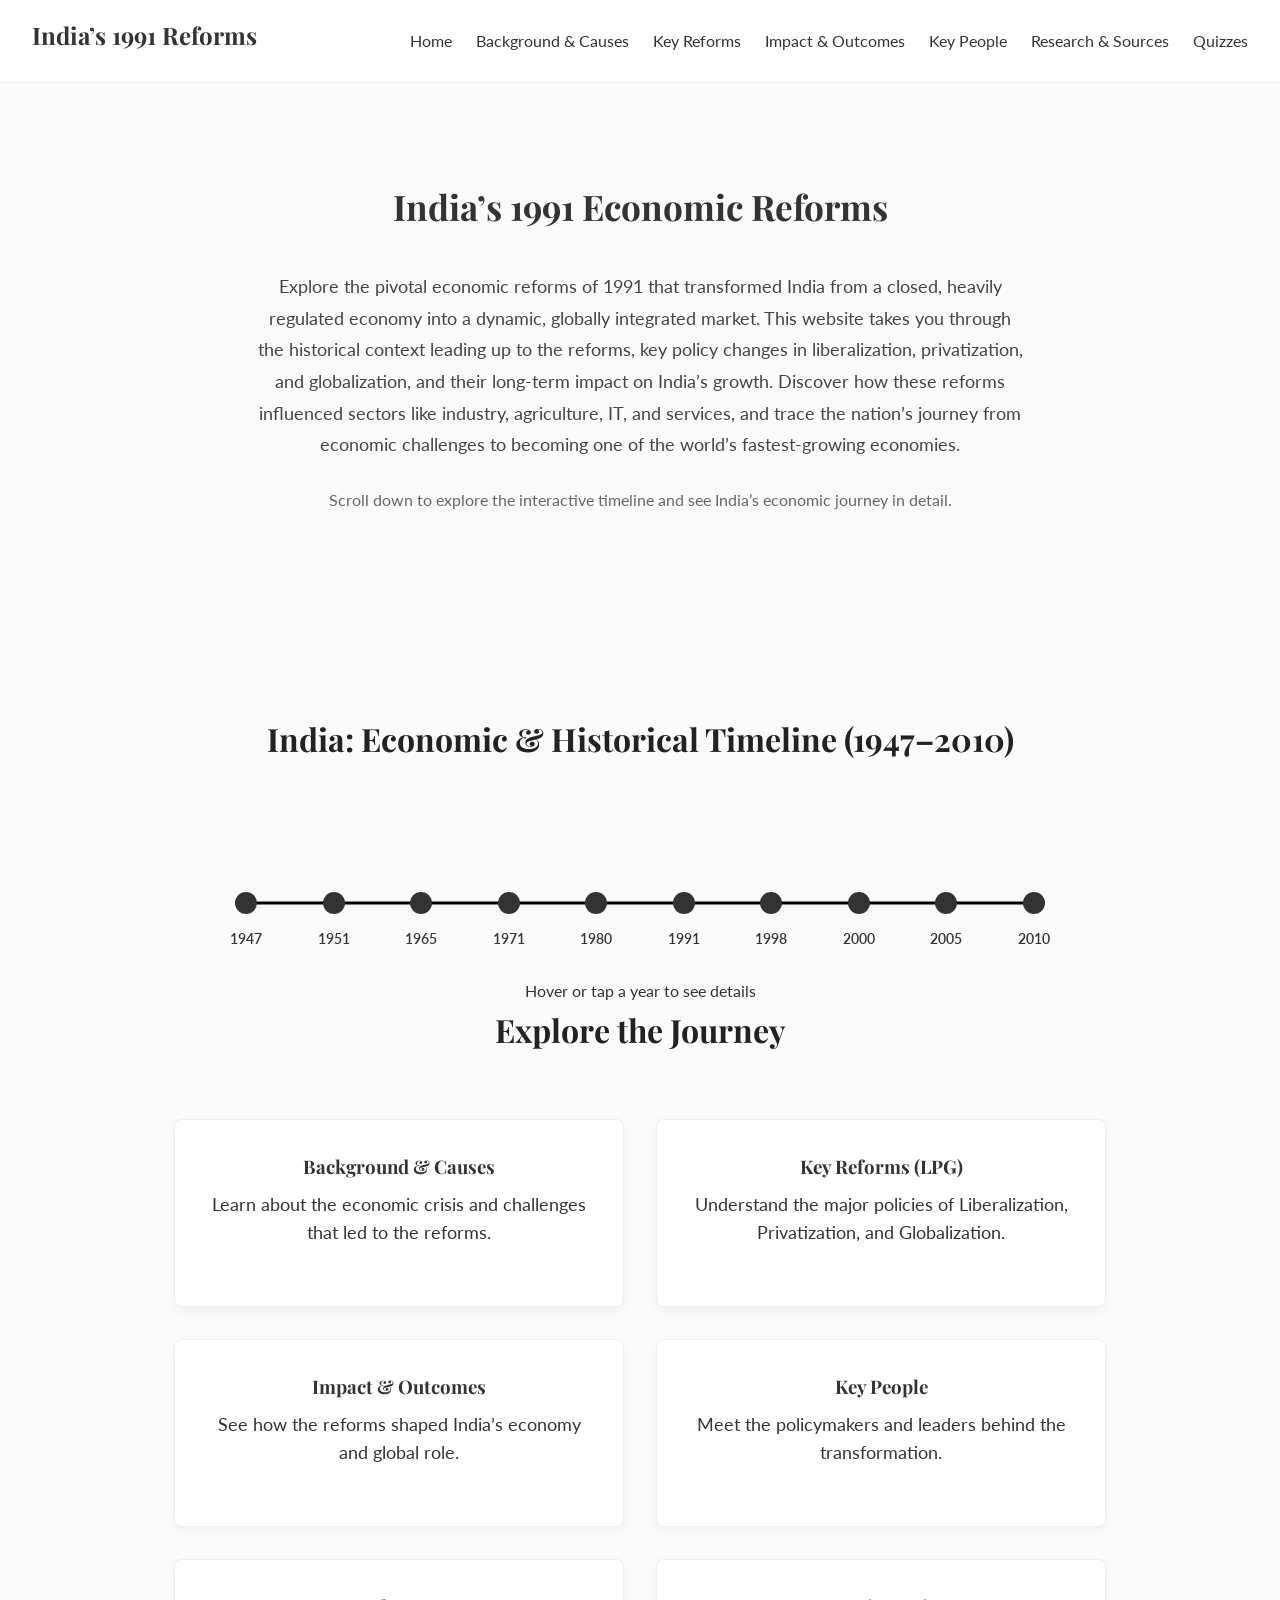
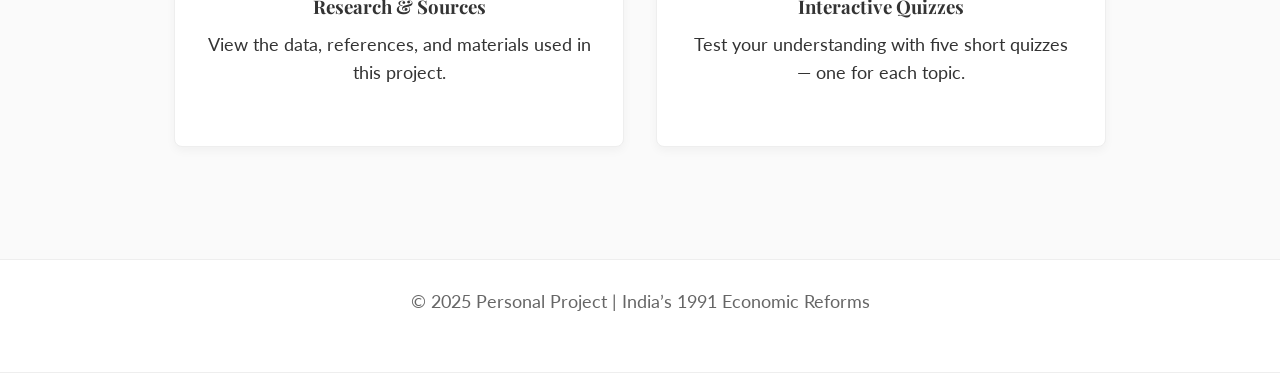
<file: index.html>
<!DOCTYPE html>
<html lang="en">
<head>
  <meta charset="UTF-8" />
  <meta name="viewport" content="width=device-width, initial-scale=1.0" />
  <title>India’s 1991 Economic Reforms</title>

  <!-- Fonts -->
  <link href="https://fonts.googleapis.com/css2?family=Playfair+Display:wght@400;700&family=Lato:wght@300;400&display=swap" rel="stylesheet">

  <!-- Stylesheet -->
  <link rel="stylesheet" href="style.css" />

  <!-- Meta Description -->
  <meta name="description" content="Explore the causes, key reforms, people, and impact of India’s 1991 Economic Reforms — a defining moment that transformed the nation's economy.">
</head>

<body>
  <!-- Header and Navigation -->
  <header>
    <nav>
      <h1>India’s 1991 Reforms</h1>
      <ul>
        <li><a href="index.html">Home</a></li>
        <li><a href="topic1.html">Background & Causes</a></li>
        <li><a href="topic2.html">Key Reforms</a></li>
        <li><a href="topic3.html">Impact & Outcomes</a></li>
        <li><a href="topic4.html">Key People</a></li>
        <li><a href="topic5.html">Research & Sources</a></li>
        <li><a href="quizzes.html">Quizzes</a></li>
      </ul>
    </nav>
  </header>

  <!-- Main Content -->
  <main>
    <!-- Hero Section -->
    <section id="hero">
      <div class="hero-content" style="max-width: 800px; margin: 0 auto; text-align: center; padding: 2em 1em;">
        <h2 style="font-size: 2.2rem; margin-bottom: 1em;">India’s 1991 Economic Reforms</h2>
        <p style="font-size: 1.1rem; line-height: 1.8; color: #444;">
          Explore the pivotal economic reforms of 1991 that transformed India from a closed, heavily regulated economy into a dynamic, globally integrated market.  
          This website takes you through the historical context leading up to the reforms, key policy changes in liberalization, privatization, and globalization, and their long-term impact on India’s growth.  
          Discover how these reforms influenced sectors like industry, agriculture, IT, and services, and trace the nation’s journey from economic challenges to becoming one of the world’s fastest-growing economies.
        </p>
        <p style="font-size: 1rem; margin-top: 1.5em; color: #666;">
          Scroll down to explore the interactive timeline and see India’s economic journey in detail.
        </p>
      </div>
    </section>

    <section class="timeline-section">
      <h2>India: Economic & Historical Timeline (1947–2010)</h2>
      <div class="timeline-container">
        <div class="timeline">
          <div class="timeline-event" data-year="1947" data-detail="India gains independence from British rule; the Indian Constitution begins to be framed, leading to the establishment of a democratic government and fundamental institutions for governance and economic planning."></div>
          <div class="timeline-event" data-year="1951" data-detail="Launch of the First Five-Year Plan (1951–1956), focusing primarily on agriculture, irrigation, and energy production to stabilize food supply and generate early industrial growth."></div>
          <div class="timeline-event" data-year="1965" data-detail="India-Pakistan war impacts economic resources; defense spending increases, straining the budget. Focus on food security and industrial development continues despite geopolitical tensions."></div>
          <div class="timeline-event" data-year="1971" data-detail="Green Revolution introduces high-yield crops and modern farming techniques, making India self-sufficient in food grains. India-Pakistan war leads to creation of Bangladesh, highlighting defense and economic challenges."></div>
          <div class="timeline-event" data-year="1980" data-detail="Gradual liberalization in select industrial sectors begins. Industrial growth and private enterprise accelerate modestly, setting the stage for more significant economic reforms in the future."></div>
          <div class="timeline-event" data-year="1991" data-detail="Severe Balance of Payments crisis; Government under Prime Minister P.V. Narasimha Rao implements historic Economic Reforms led by Finance Minister Manmohan Singh. Policies include Liberalization, Privatization, and Globalization (LPG), opening India to foreign investment and reducing government controls."></div>
          <div class="timeline-event" data-year="1998" data-detail="Pokhran-II nuclear tests assert India’s strategic defense capabilities. Some international sanctions imposed, but economic liberalization continues, and India sustains steady growth in services and IT sectors."></div>
          <div class="timeline-event" data-year="2000" data-detail="IT and software industries boom, establishing India as a global outsourcing hub. Economic focus shifts to knowledge-based industries, software exports, and integration into the global economy."></div>
          <div class="timeline-event" data-year="2005" data-detail="India experiences high GDP growth rates (~8–9% annually); rapid expansion of infrastructure, telecommunications, finance, and service sectors fuels modernization and urbanization."></div>
          <div class="timeline-event" data-year="2010" data-detail="India emerges as the world’s third-largest economy by GDP (PPP). Strong growth observed in IT, manufacturing, and service sectors. Economic reforms from the 1990s continue to pay off, enhancing global trade participation."></div>
        </div>
      </div>
      <div class="timeline-detail" id="timeline-detail">
        Hover or tap a year to see details
      </div>


    <!-- Explore Section -->
    <section id="explore">
      <h2>Explore the Journey</h2>
      <div class="cards">
        <a href="topic1.html" class="card">
          <h3>Background & Causes</h3>
          <p>Learn about the economic crisis and challenges that led to the reforms.</p>
        </a>

        <a href="topic2.html" class="card">
          <h3>Key Reforms (LPG)</h3>
          <p>Understand the major policies of Liberalization, Privatization, and Globalization.</p>
        </a>

        <a href="topic3.html" class="card">
          <h3>Impact & Outcomes</h3>
          <p>See how the reforms shaped India’s economy and global role.</p>
        </a>

        <a href="topic4.html" class="card">
          <h3>Key People</h3>
          <p>Meet the policymakers and leaders behind the transformation.</p>
        </a>

        <a href="topic5.html" class="card">
          <h3>Research & Sources</h3>
          <p>View the data, references, and materials used in this project.</p>
        </a>

        <a href="quizzes.html" class="card">
          <h3>Interactive Quizzes</h3>
          <p>Test your understanding with five short quizzes — one for each topic.</p>
        </a>
      </div>
    </section>
  </main>

  <!-- Footer -->
  <footer>
    <p>© 2025 Personal Project | India’s 1991 Economic Reforms</p>
  </footer>

  <!-- JavaScript -->
  <script src="script.js"></script>
</body>
</html>
</file>
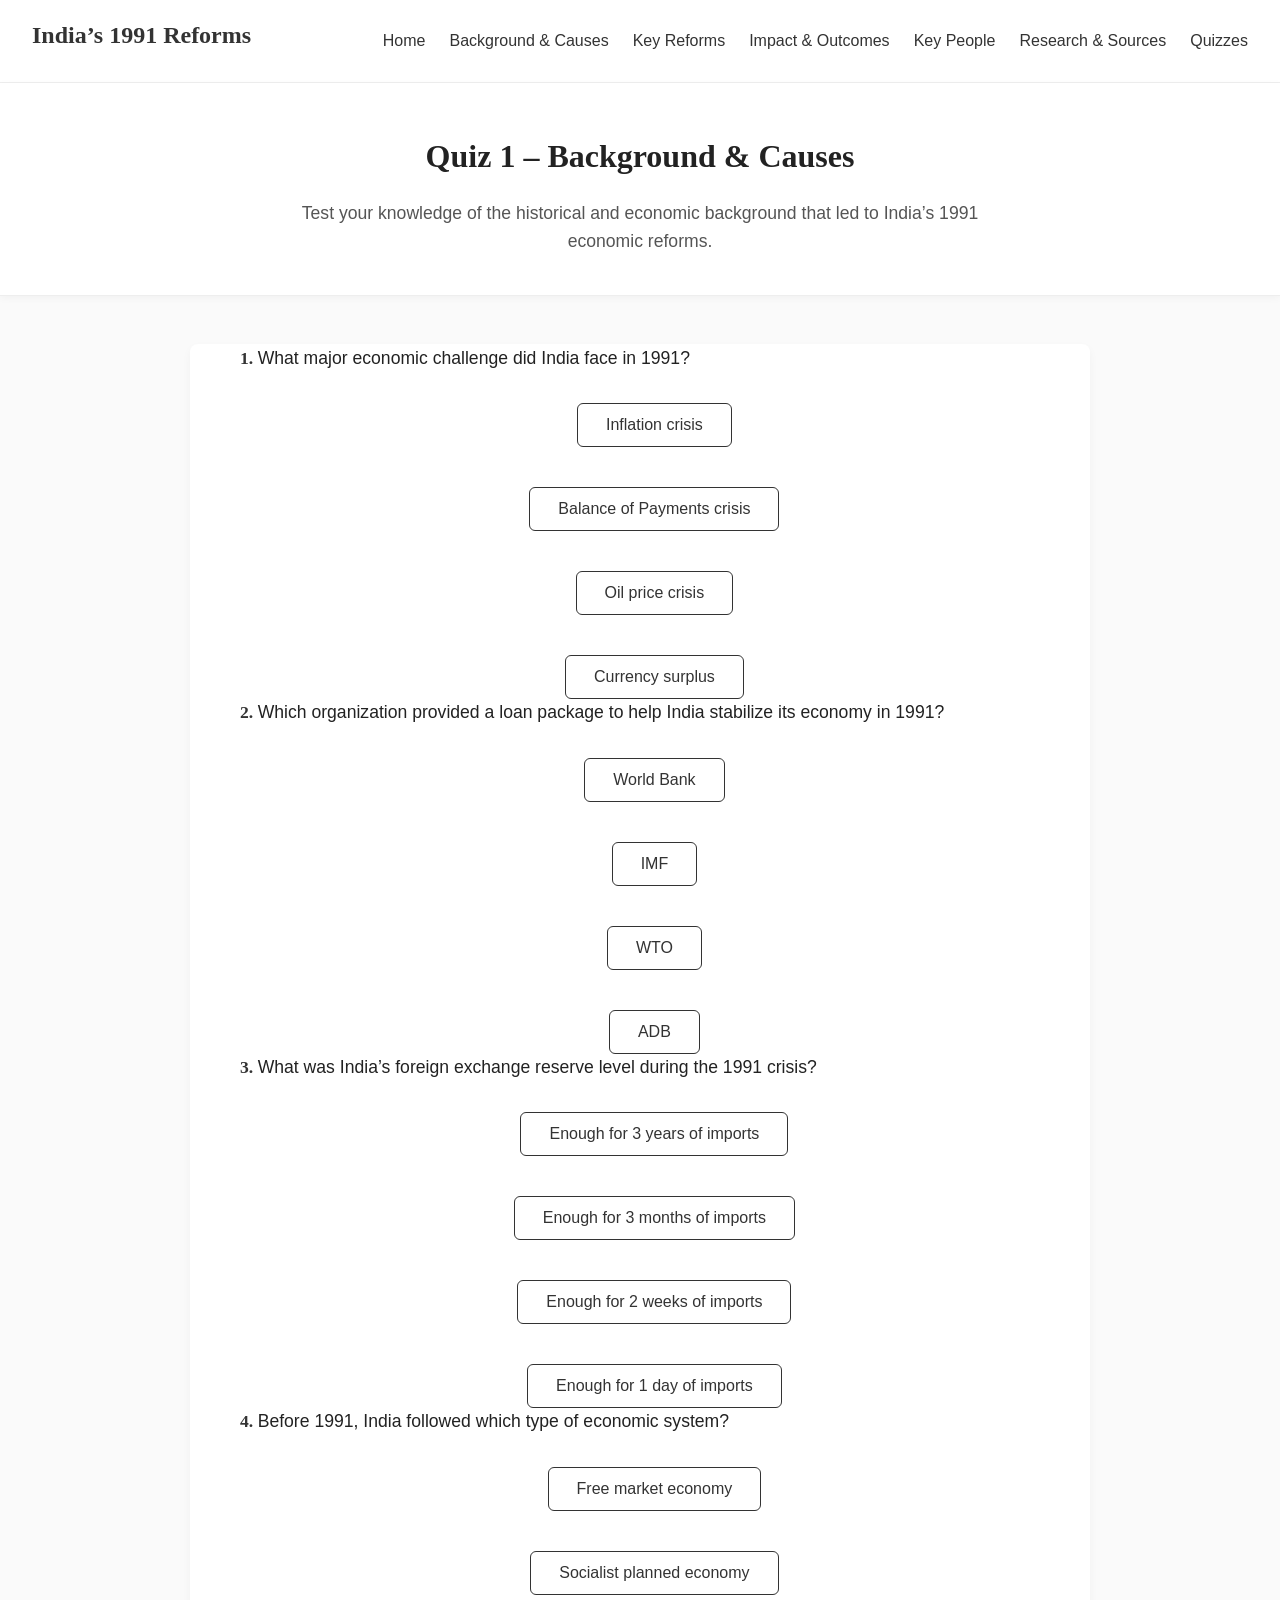
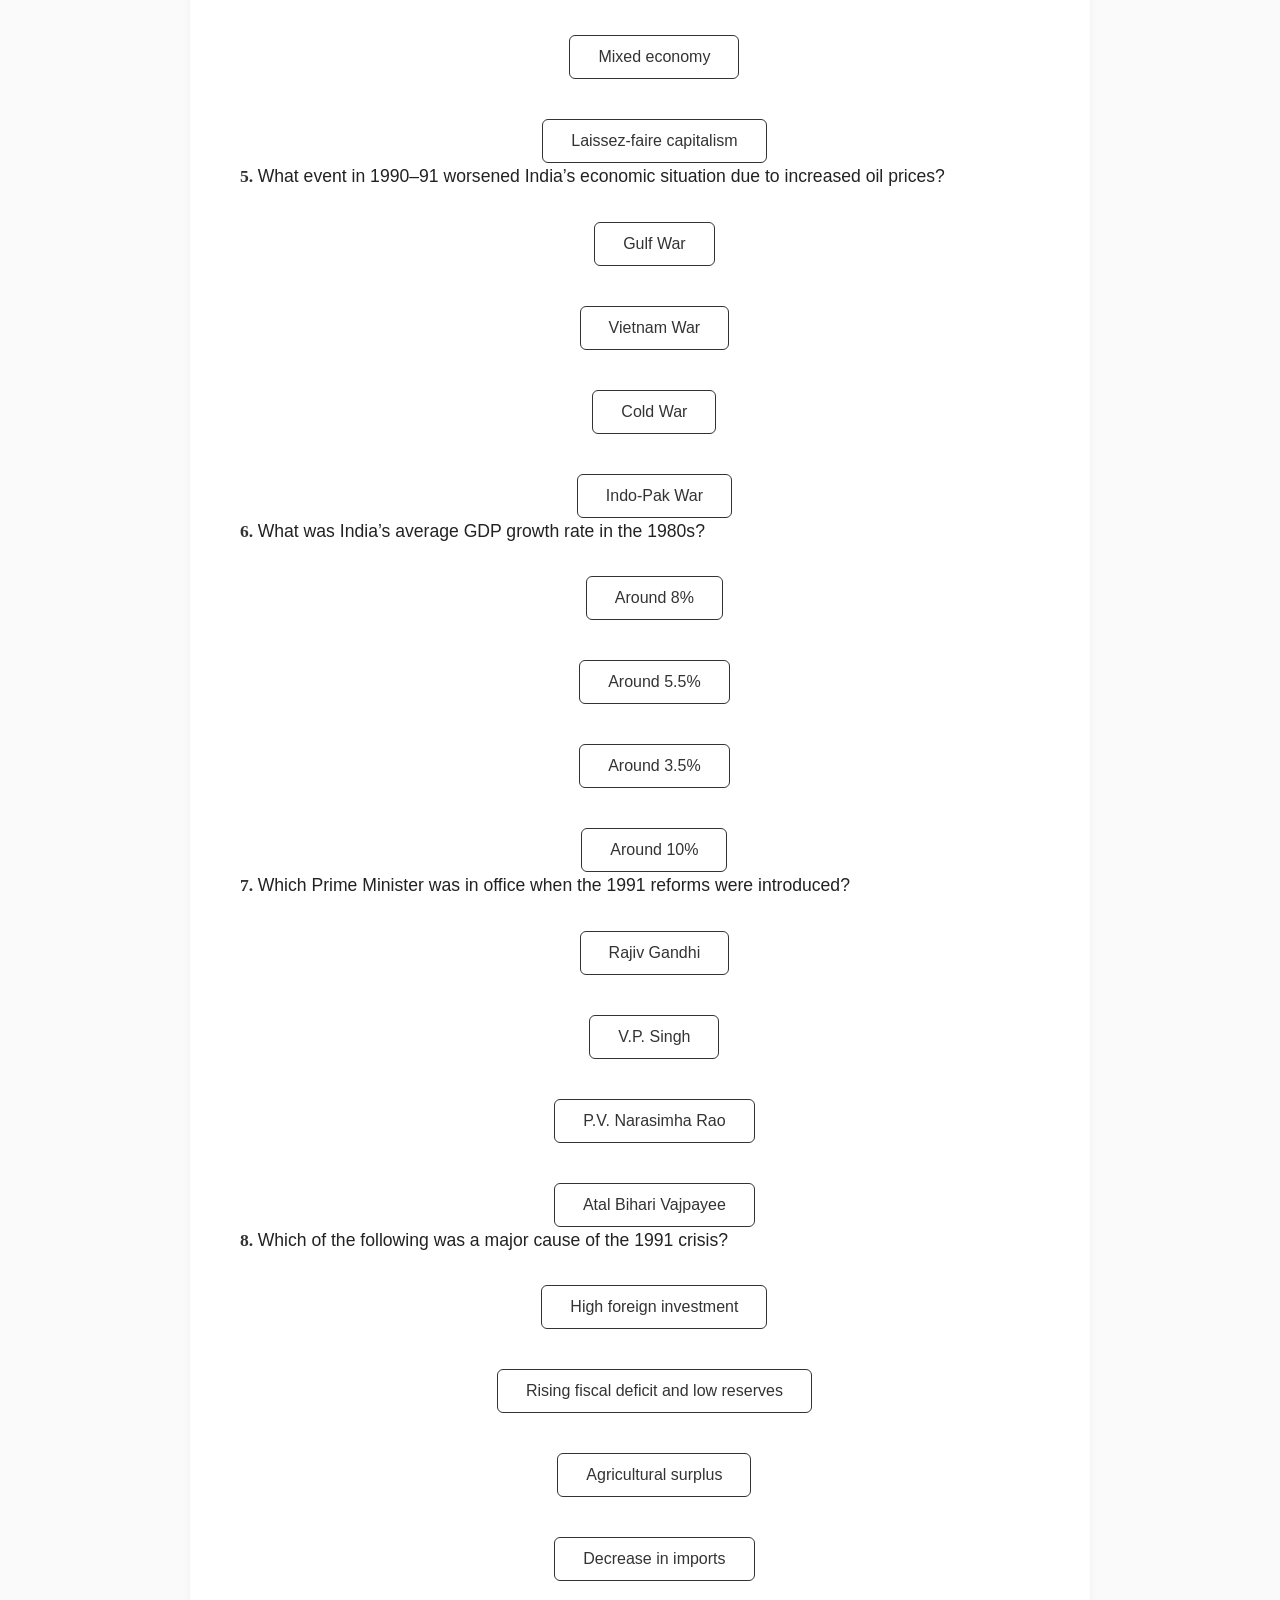
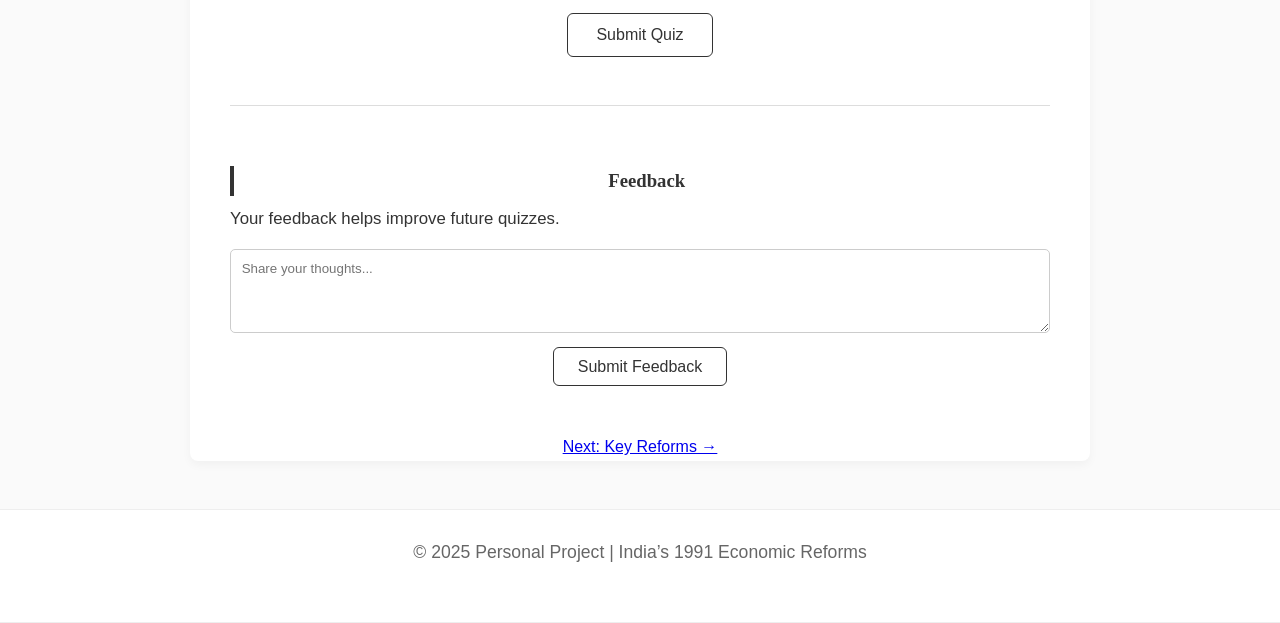
<file: quiz1.html>
<!DOCTYPE html>
<html lang="en">

<head>
  <meta charset="UTF-8" />
  <meta name="viewport" content="width=device-width, initial-scale=1.0" />
  <title>Quiz 1 – Background & Causes | India’s 1991 Reforms</title>
  <link rel="stylesheet" href="style.css" />
</head>

<body>
  <!-- Header -->
  <header>
    <nav>
      <h1>India’s 1991 Reforms</h1>
      <ul>
        <li><a href="index.html">Home</a></li>
        <li><a href="topic1.html">Background & Causes</a></li>
        <li><a href="topic2.html">Key Reforms</a></li>
        <li><a href="topic3.html">Impact & Outcomes</a></li>
        <li><a href="topic4.html">Key People</a></li>
        <li><a href="topic5.html">Research & Sources</a></li>
        <li><a href="quizzes.html" class="active">Quizzes</a></li>
      </ul>
      <button class="nav-toggle">☰</button>
    </nav>
  </header>

  <!-- Quiz Section -->
  <section class="page-header fade-in">
    <h2>Quiz 1 – Background & Causes</h2>
    <p>Test your knowledge of the historical and economic background that led to India’s 1991 economic reforms.</p>
  </section>

  <section class="content fade-in">
    <form id="quiz-form" class="quiz-form">

      <!-- Question 1 -->
      <div class="question">
        <div class="question-header">
          <span class="question-number">1.</span>
          <span class="question-text">What major economic challenge did India face in 1991?</span>
        </div>
        <div class="answer-options">
          <button type="button" class="quiz-btn" data-question="q1" data-value="a">Inflation crisis</button>
          <button type="button" class="quiz-btn" data-question="q1" data-value="b">Balance of Payments crisis</button>
          <button type="button" class="quiz-btn" data-question="q1" data-value="c">Oil price crisis</button>
          <button type="button" class="quiz-btn" data-question="q1" data-value="d">Currency surplus</button>
        </div>
      </div>

      <!-- Question 2 -->
      <div class="question">
        <div class="question-header">
          <span class="question-number">2.</span>
          <span class="question-text">Which organization provided a loan package to help India stabilize its economy in 1991?</span>
        </div>
        <div class="answer-options">
          <button type="button" class="quiz-btn" data-question="q2" data-value="a">World Bank</button>
          <button type="button" class="quiz-btn" data-question="q2" data-value="b">IMF</button>
          <button type="button" class="quiz-btn" data-question="q2" data-value="c">WTO</button>
          <button type="button" class="quiz-btn" data-question="q2" data-value="d">ADB</button>
        </div>
      </div>

      <!-- Question 3 -->
      <div class="question">
        <div class="question-header">
          <span class="question-number">3.</span>
          <span class="question-text">What was India’s foreign exchange reserve level during the 1991 crisis?</span>
        </div>
        <div class="answer-options">
          <button type="button" class="quiz-btn" data-question="q3" data-value="a">Enough for 3 years of imports</button>
          <button type="button" class="quiz-btn" data-question="q3" data-value="b">Enough for 3 months of imports</button>
          <button type="button" class="quiz-btn" data-question="q3" data-value="c">Enough for 2 weeks of imports</button>
          <button type="button" class="quiz-btn" data-question="q3" data-value="d">Enough for 1 day of imports</button>
        </div>
      </div>

      <!-- Question 4 -->
      <div class="question">
        <div class="question-header">
          <span class="question-number">4.</span>
          <span class="question-text">Before 1991, India followed which type of economic system?</span>
        </div>
        <div class="answer-options">
          <button type="button" class="quiz-btn" data-question="q4" data-value="a">Free market economy</button>
          <button type="button" class="quiz-btn" data-question="q4" data-value="b">Socialist planned economy</button>
          <button type="button" class="quiz-btn" data-question="q4" data-value="c">Mixed economy</button>
          <button type="button" class="quiz-btn" data-question="q4" data-value="d">Laissez-faire capitalism</button>
        </div>
      </div>

      <!-- Question 5 -->
      <div class="question">
        <div class="question-header">
          <span class="question-number">5.</span>
          <span class="question-text">What event in 1990–91 worsened India’s economic situation due to increased oil prices?</span>
        </div>
        <div class="answer-options">
          <button type="button" class="quiz-btn" data-question="q5" data-value="a">Gulf War</button>
          <button type="button" class="quiz-btn" data-question="q5" data-value="b">Vietnam War</button>
          <button type="button" class="quiz-btn" data-question="q5" data-value="c">Cold War</button>
          <button type="button" class="quiz-btn" data-question="q5" data-value="d">Indo-Pak War</button>
        </div>
      </div>

      <!-- Question 6 -->
      <div class="question">
        <div class="question-header">
          <span class="question-number">6.</span>
          <span class="question-text">What was India’s average GDP growth rate in the 1980s?</span>
        </div>
        <div class="answer-options">
          <button type="button" class="quiz-btn" data-question="q6" data-value="a">Around 8%</button>
          <button type="button" class="quiz-btn" data-question="q6" data-value="b">Around 5.5%</button>
          <button type="button" class="quiz-btn" data-question="q6" data-value="c">Around 3.5%</button>
          <button type="button" class="quiz-btn" data-question="q6" data-value="d">Around 10%</button>
        </div>
      </div>

      <!-- Question 7 -->
      <div class="question">
        <div class="question-header">
          <span class="question-number">7.</span>
          <span class="question-text">Which Prime Minister was in office when the 1991 reforms were introduced?</span>
        </div>
        <div class="answer-options">
          <button type="button" class="quiz-btn" data-question="q7" data-value="a">Rajiv Gandhi</button>
          <button type="button" class="quiz-btn" data-question="q7" data-value="b">V.P. Singh</button>
          <button type="button" class="quiz-btn" data-question="q7" data-value="c">P.V. Narasimha Rao</button>
          <button type="button" class="quiz-btn" data-question="q7" data-value="d">Atal Bihari Vajpayee</button>
        </div>
      </div>

      <!-- Question 8 -->
      <div class="question">
        <div class="question-header">
          <span class="question-number">8.</span>
          <span class="question-text">Which of the following was a major cause of the 1991 crisis?</span>
        </div>
        <div class="answer-options">
          <button type="button" class="quiz-btn" data-question="q8" data-value="a">High foreign investment</button>
          <button type="button" class="quiz-btn" data-question="q8" data-value="b">Rising fiscal deficit and low reserves</button>
          <button type="button" class="quiz-btn" data-question="q8" data-value="c">Agricultural surplus</button>
          <button type="button" class="quiz-btn" data-question="q8" data-value="d">Decrease in imports</button>
        </div>
      </div>

      <button type="button" onclick="checkAnswers()">Submit Quiz</button>
    </form>

    <div id="result" class="quiz-result"></div>

    <!-- Feedback Section -->
    <div class="feedback-section">
      <h3>Feedback</h3>
      <p>Your feedback helps improve future quizzes.</p>
      <form id="feedback-form">
        <textarea placeholder="Share your thoughts..." rows="4"></textarea><br>
        <button type="submit">Submit Feedback</button>
      </form>
    </div>

    <div class="next-section" style="text-align: center; margin-top: 3em;">
      <a href="quiz2.html" class="next-button">Next: Key Reforms →</a>
    </div>
  </section>

  <footer>
    <p>© 2025 Personal Project | India’s 1991 Economic Reforms</p>
  </footer>

  <script>
    const answers = { 
      q1: "b", q2: "b", q3: "c", q4: "b", q5: "a", q6: "c", q7: "c", q8: "b" 
    };
    const selectedAnswers = {};

    document.querySelectorAll(".quiz-btn").forEach(button => {
      button.addEventListener("click", () => {
        const question = button.dataset.question;
        const value = button.dataset.value;
        selectedAnswers[question] = value;

        document.querySelectorAll(`.quiz-btn[data-question="${question}"]`).forEach(btn => {
          btn.classList.remove("selected");
        });
        button.classList.add("selected");
      });
    });

    function checkAnswers() {
      let score = 0;
      for (let q in answers) {
        if (selectedAnswers[q] === answers[q]) score++;
      }

      const result = document.getElementById("result");
      result.className = "quiz-result"; // reset base class

      // Color-code based on performance
      if (score >= 7) {
        result.classList.add("excellent");
      } else if (score >= 5) {
        result.classList.add("good");
      } else if (score >= 3) {
        result.classList.add("average");
      } else {
        result.classList.add("poor");
      }

      result.textContent = `You scored ${score} out of 8!`;
    }

    document.getElementById("feedback-form").addEventListener("submit", function(event) {
      event.preventDefault();
      alert("Thank you for your feedback!");
      this.reset();
    });
  </script>
</body>
</html>
</file>
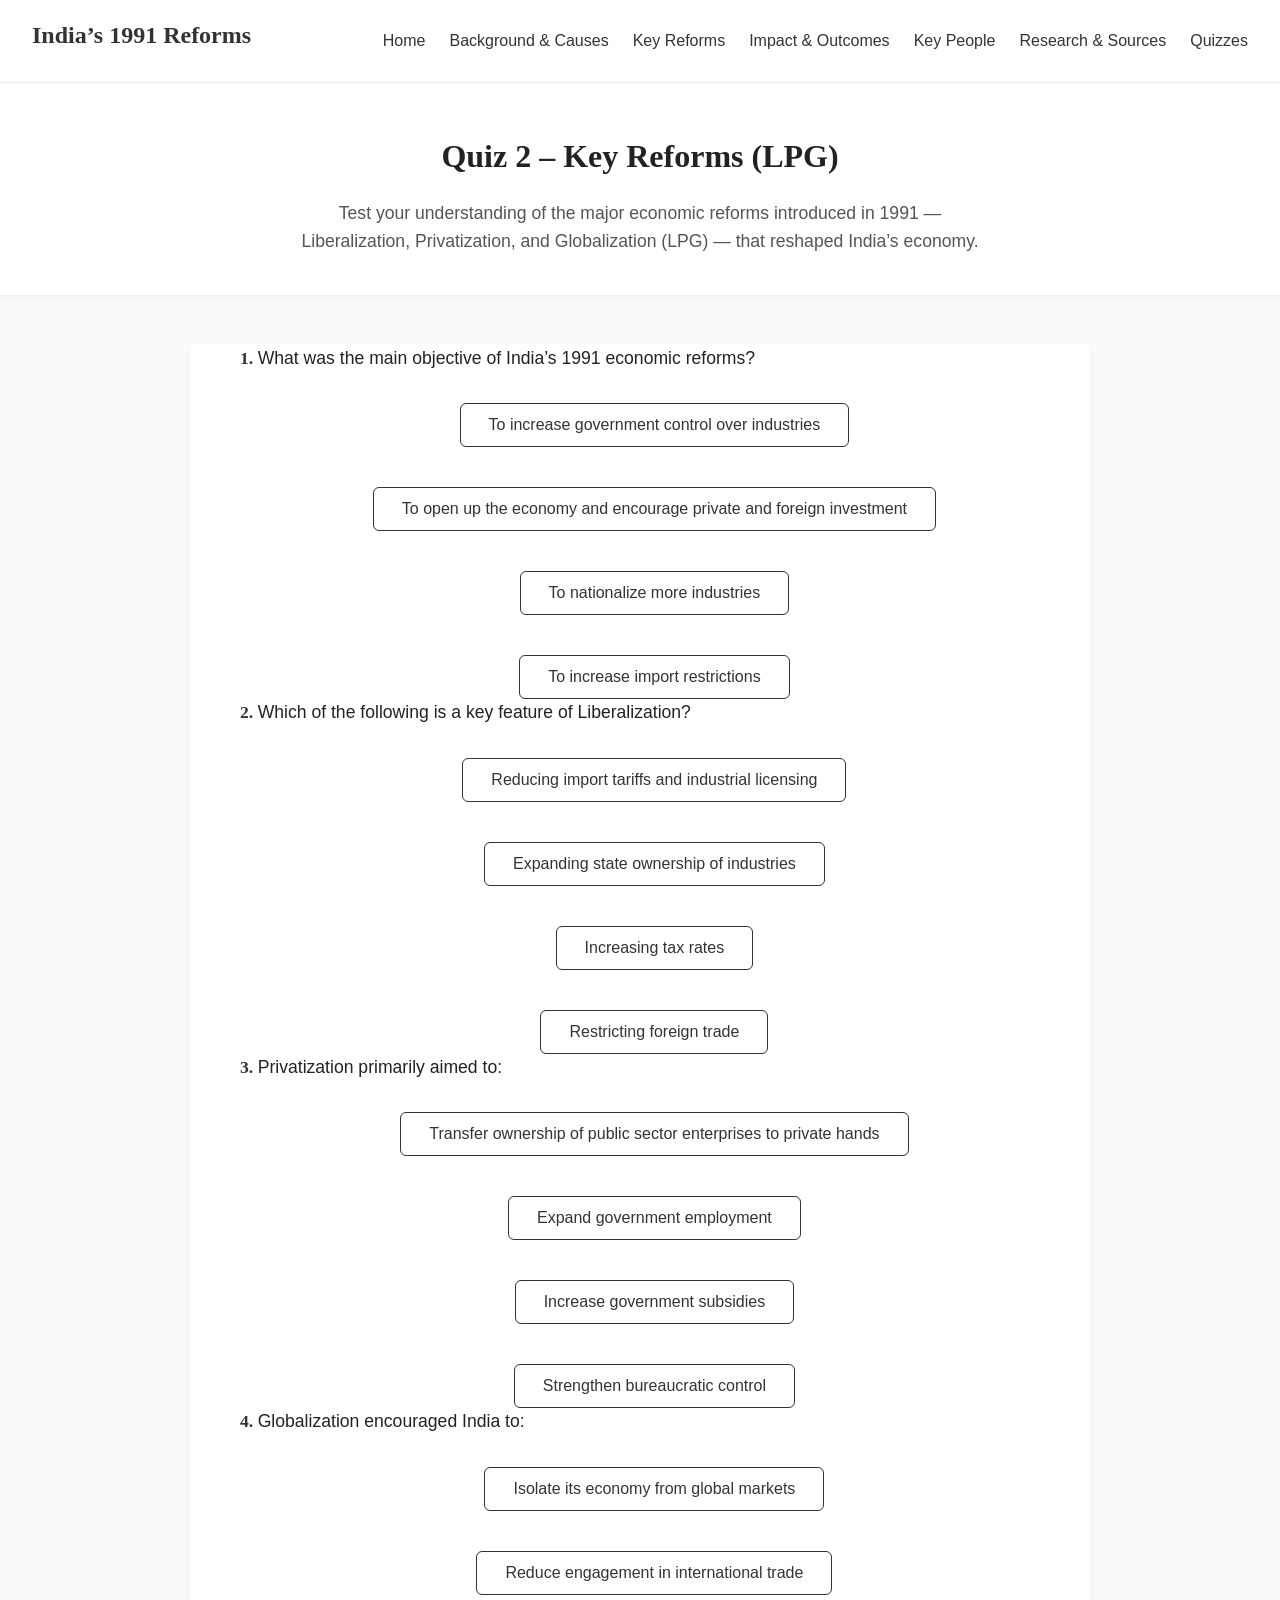
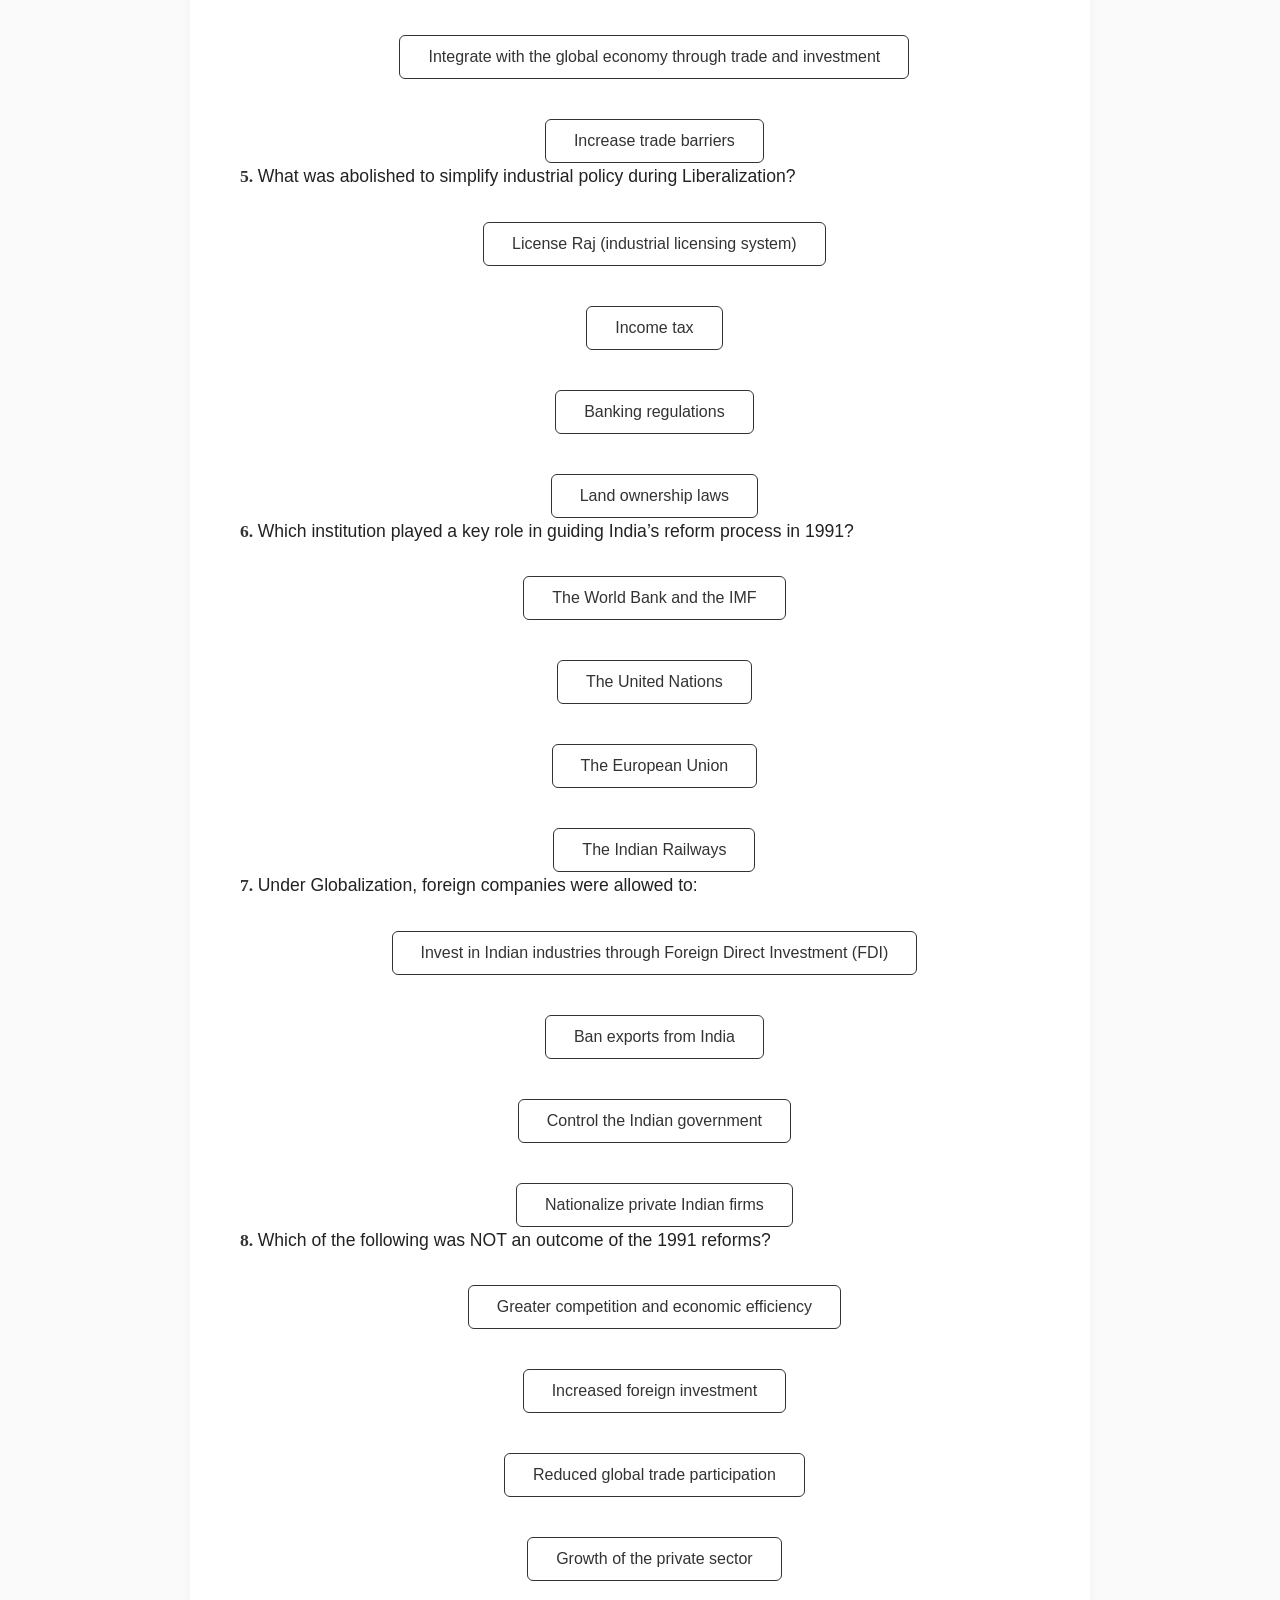
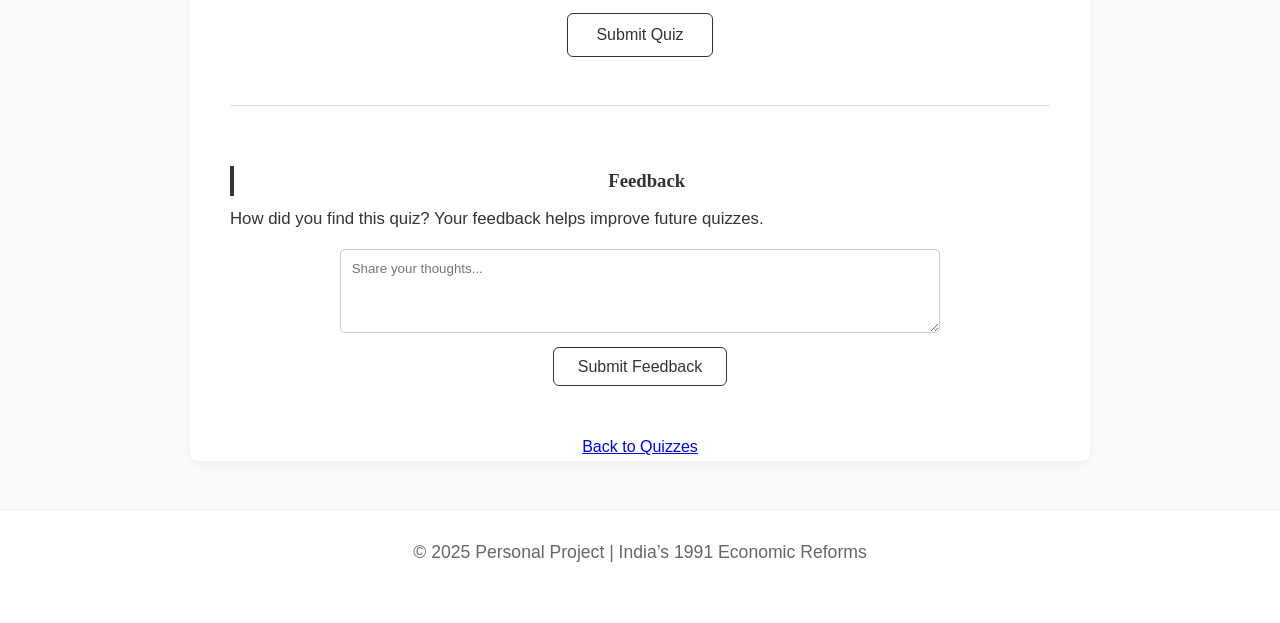
<file: quiz2.html>
<!DOCTYPE html>
<html lang="en">

<head>
  <meta charset="UTF-8" />
  <meta name="viewport" content="width=device-width, initial-scale=1.0" />
  <title>Quiz 2 – Key Reforms | India’s 1991 Economic Reforms</title>
  <link rel="stylesheet" href="style.css" />
</head>

<body>
  <!-- Header / Navigation -->
  <header>
    <nav>
      <h1>India’s 1991 Reforms</h1>
      <ul>
        <li><a href="index.html">Home</a></li>
        <li><a href="topic1.html">Background & Causes</a></li>
        <li><a href="topic2.html" class="active">Key Reforms</a></li>
        <li><a href="topic3.html">Impact & Outcomes</a></li>
        <li><a href="topic4.html">Key People</a></li>
        <li><a href="topic5.html">Research & Sources</a></li>
        <li><a href="quizzes.html">Quizzes</a></li>
      </ul>
      <button class="nav-toggle">☰</button>
    </nav>
  </header>

  <!-- Quiz Section -->
  <section class="page-header fade-in">
    <h2>Quiz 2 – Key Reforms (LPG)</h2>
    <p>Test your understanding of the major economic reforms introduced in 1991 — Liberalization, Privatization, and Globalization (LPG) — that reshaped India’s economy.</p>
  </section>

  <section class="content fade-in">
    <form id="quiz-form" class="quiz-form">

      <!-- Question 1 -->
      <div class="question">
        <div class="question-header">
          <span class="question-number">1.</span>
          <span class="question-text">What was the main objective of India’s 1991 economic reforms?</span>
        </div>
        <div class="answer-options">
          <button type="button" class="quiz-btn" data-question="q1" data-value="a">To increase government control over industries</button>
          <button type="button" class="quiz-btn" data-question="q1" data-value="b">To open up the economy and encourage private and foreign investment</button>
          <button type="button" class="quiz-btn" data-question="q1" data-value="c">To nationalize more industries</button>
          <button type="button" class="quiz-btn" data-question="q1" data-value="d">To increase import restrictions</button>
        </div>
      </div>

      <!-- Question 2 -->
      <div class="question">
        <div class="question-header">
          <span class="question-number">2.</span>
          <span class="question-text">Which of the following is a key feature of Liberalization?</span>
        </div>
        <div class="answer-options">
          <button type="button" class="quiz-btn" data-question="q2" data-value="a">Reducing import tariffs and industrial licensing</button>
          <button type="button" class="quiz-btn" data-question="q2" data-value="b">Expanding state ownership of industries</button>
          <button type="button" class="quiz-btn" data-question="q2" data-value="c">Increasing tax rates</button>
          <button type="button" class="quiz-btn" data-question="q2" data-value="d">Restricting foreign trade</button>
        </div>
      </div>

      <!-- Question 3 -->
      <div class="question">
        <div class="question-header">
          <span class="question-number">3.</span>
          <span class="question-text">Privatization primarily aimed to:</span>
        </div>
        <div class="answer-options">
          <button type="button" class="quiz-btn" data-question="q3" data-value="a">Transfer ownership of public sector enterprises to private hands</button>
          <button type="button" class="quiz-btn" data-question="q3" data-value="b">Expand government employment</button>
          <button type="button" class="quiz-btn" data-question="q3" data-value="c">Increase government subsidies</button>
          <button type="button" class="quiz-btn" data-question="q3" data-value="d">Strengthen bureaucratic control</button>
        </div>
      </div>

      <!-- Question 4 -->
      <div class="question">
        <div class="question-header">
          <span class="question-number">4.</span>
          <span class="question-text">Globalization encouraged India to:</span>
        </div>
        <div class="answer-options">
          <button type="button" class="quiz-btn" data-question="q4" data-value="a">Isolate its economy from global markets</button>
          <button type="button" class="quiz-btn" data-question="q4" data-value="b">Reduce engagement in international trade</button>
          <button type="button" class="quiz-btn" data-question="q4" data-value="c">Integrate with the global economy through trade and investment</button>
          <button type="button" class="quiz-btn" data-question="q4" data-value="d">Increase trade barriers</button>
        </div>
      </div>

      <!-- Question 5 -->
      <div class="question">
        <div class="question-header">
          <span class="question-number">5.</span>
          <span class="question-text">What was abolished to simplify industrial policy during Liberalization?</span>
        </div>
        <div class="answer-options">
          <button type="button" class="quiz-btn" data-question="q5" data-value="a">License Raj (industrial licensing system)</button>
          <button type="button" class="quiz-btn" data-question="q5" data-value="b">Income tax</button>
          <button type="button" class="quiz-btn" data-question="q5" data-value="c">Banking regulations</button>
          <button type="button" class="quiz-btn" data-question="q5" data-value="d">Land ownership laws</button>
        </div>
      </div>

      <!-- Question 6 -->
      <div class="question">
        <div class="question-header">
          <span class="question-number">6.</span>
          <span class="question-text">Which institution played a key role in guiding India’s reform process in 1991?</span>
        </div>
        <div class="answer-options">
          <button type="button" class="quiz-btn" data-question="q6" data-value="a">The World Bank and the IMF</button>
          <button type="button" class="quiz-btn" data-question="q6" data-value="b">The United Nations</button>
          <button type="button" class="quiz-btn" data-question="q6" data-value="c">The European Union</button>
          <button type="button" class="quiz-btn" data-question="q6" data-value="d">The Indian Railways</button>
        </div>
      </div>

      <!-- Question 7 -->
      <div class="question">
        <div class="question-header">
          <span class="question-number">7.</span>
          <span class="question-text">Under Globalization, foreign companies were allowed to:</span>
        </div>
        <div class="answer-options">
          <button type="button" class="quiz-btn" data-question="q7" data-value="a">Invest in Indian industries through Foreign Direct Investment (FDI)</button>
          <button type="button" class="quiz-btn" data-question="q7" data-value="b">Ban exports from India</button>
          <button type="button" class="quiz-btn" data-question="q7" data-value="c">Control the Indian government</button>
          <button type="button" class="quiz-btn" data-question="q7" data-value="d">Nationalize private Indian firms</button>
        </div>
      </div>

      <!-- Question 8 -->
      <div class="question">
        <div class="question-header">
          <span class="question-number">8.</span>
          <span class="question-text">Which of the following was NOT an outcome of the 1991 reforms?</span>
        </div>
        <div class="answer-options">
          <button type="button" class="quiz-btn" data-question="q8" data-value="a">Greater competition and economic efficiency</button>
          <button type="button" class="quiz-btn" data-question="q8" data-value="b">Increased foreign investment</button>
          <button type="button" class="quiz-btn" data-question="q8" data-value="c">Reduced global trade participation</button>
          <button type="button" class="quiz-btn" data-question="q8" data-value="d">Growth of the private sector</button>
        </div>
      </div>

      <button type="button" onclick="checkAnswers()">Submit Quiz</button>
    </form>

    <div id="result" style="margin-top: 2em; font-size: 1.2rem; text-align: center; font-weight: bold;"></div>

    <!-- Feedback Section -->
    <div class="feedback-section" style="margin-top: 3em; text-align: center;">
      <h3>Feedback</h3>
      <p>How did you find this quiz? Your feedback helps improve future quizzes.</p>
      <form id="feedback-form">
        <textarea placeholder="Share your thoughts..." rows="4" style="width: 80%; max-width: 600px;"></textarea><br>
        <button type="submit">Submit Feedback</button>
      </form>
    </div>

    <div class="next-section" style="text-align: center; margin-top: 3em;">
      <a href="quizzes.html" class="next-button">Back to Quizzes</a>
    </div>
  </section>

  <!-- Footer -->
  <footer>
    <p>© 2025 Personal Project | India’s 1991 Economic Reforms</p>
  </footer>

  <!-- Script -->
  <script>
    const answers = {
      q1: "b",
      q2: "a",
      q3: "a",
      q4: "c",
      q5: "a",
      q6: "a",
      q7: "a",
      q8: "c"
    };

    const selectedAnswers = {};

    document.querySelectorAll(".quiz-btn").forEach(btn => {
      btn.addEventListener("click", () => {
        const q = btn.dataset.question;
        const value = btn.dataset.value;
        selectedAnswers[q] = value;

        document.querySelectorAll(`.quiz-btn[data-question="${q}"]`).forEach(b => {
          b.classList.toggle("selected", b === btn);
        });
      });
    });

    function checkAnswers() {
      let score = 0;
      for (let q in answers) {
        if (selectedAnswers[q] === answers[q]) score++;
      }

      const result = document.getElementById("result");
      result.textContent = `You scored ${score} out of 8!`;
      result.style.color = score >= 6 ? "green" : "red";
    }

    // Feedback form
    document.getElementById("feedback-form").addEventListener("submit", (e) => {
      e.preventDefault();
      alert("Thank you for your feedback!");
      e.target.reset();
    });

    // Nav toggle
    const navToggle = document.querySelector(".nav-toggle");
    const navMenu = document.querySelector("nav ul");
    navToggle.addEventListener("click", () => navMenu.classList.toggle("show"));
  </script>
</body>

</html>
</file>
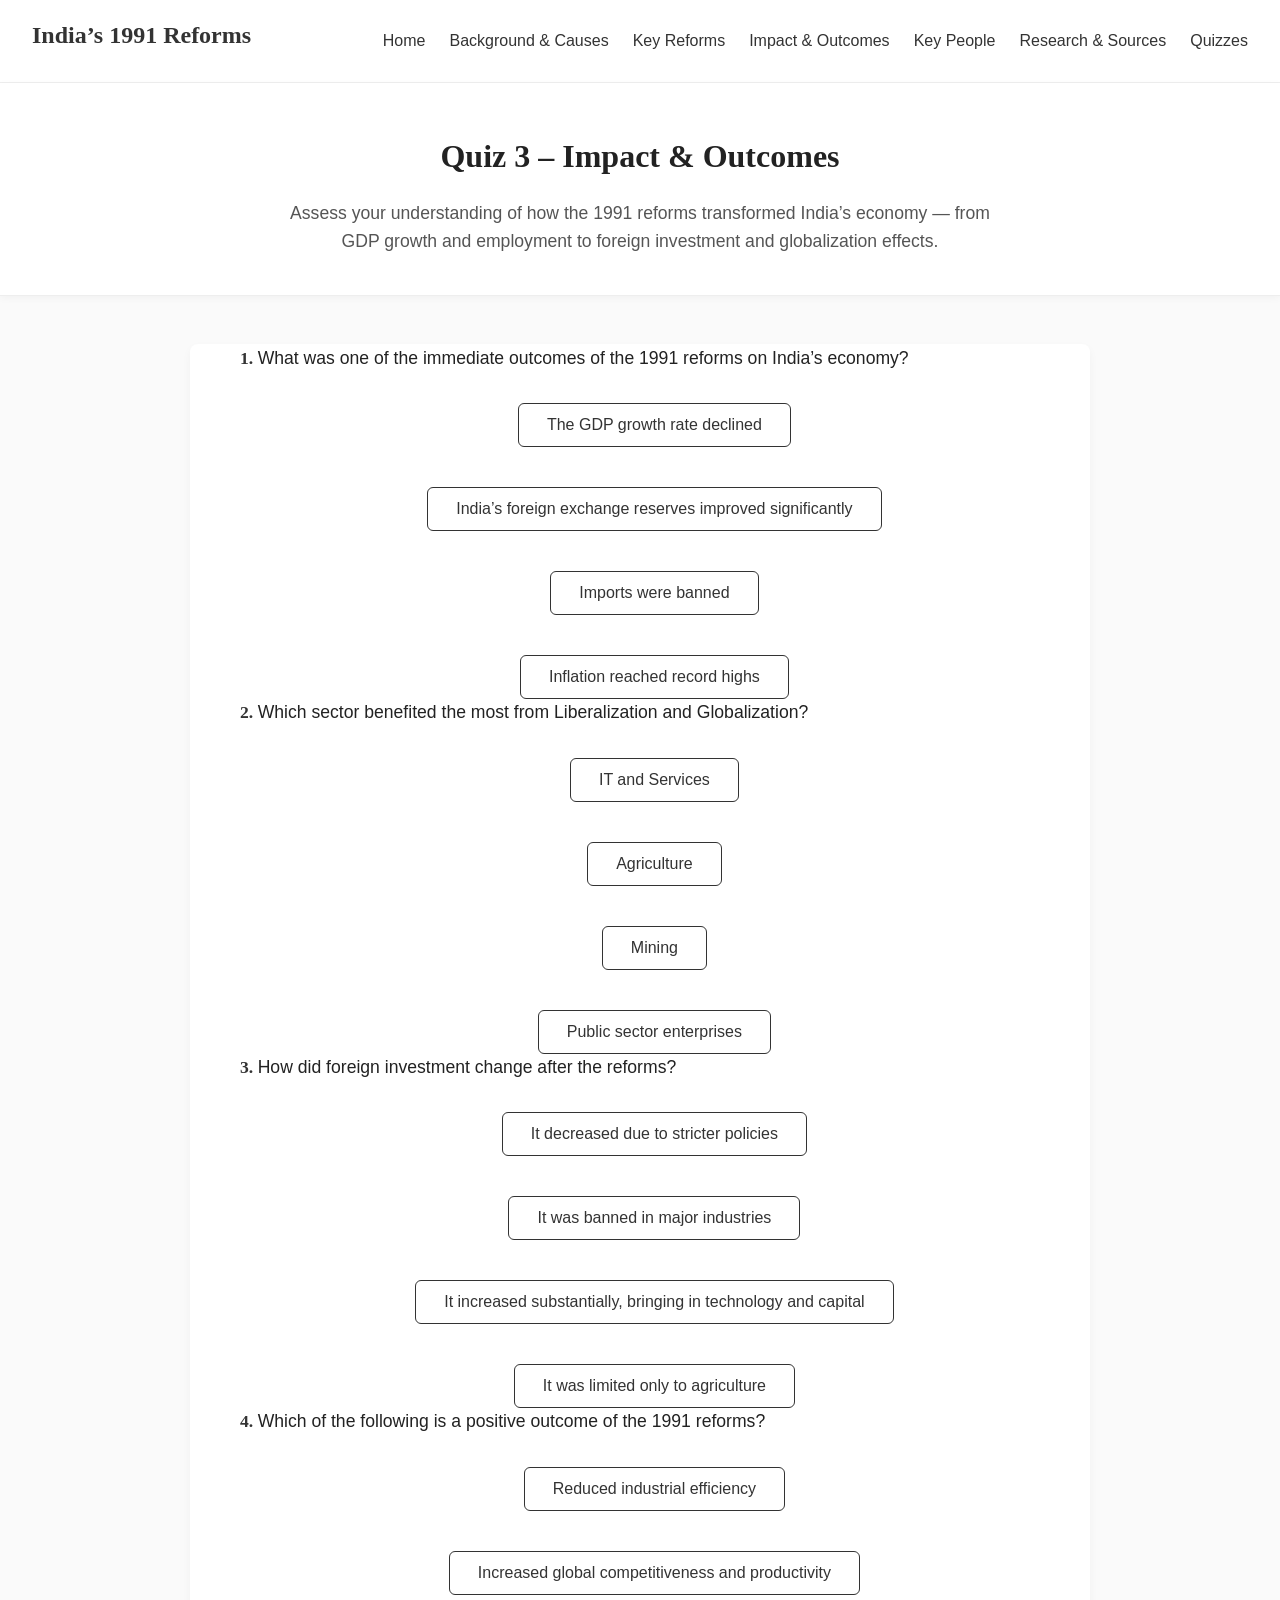
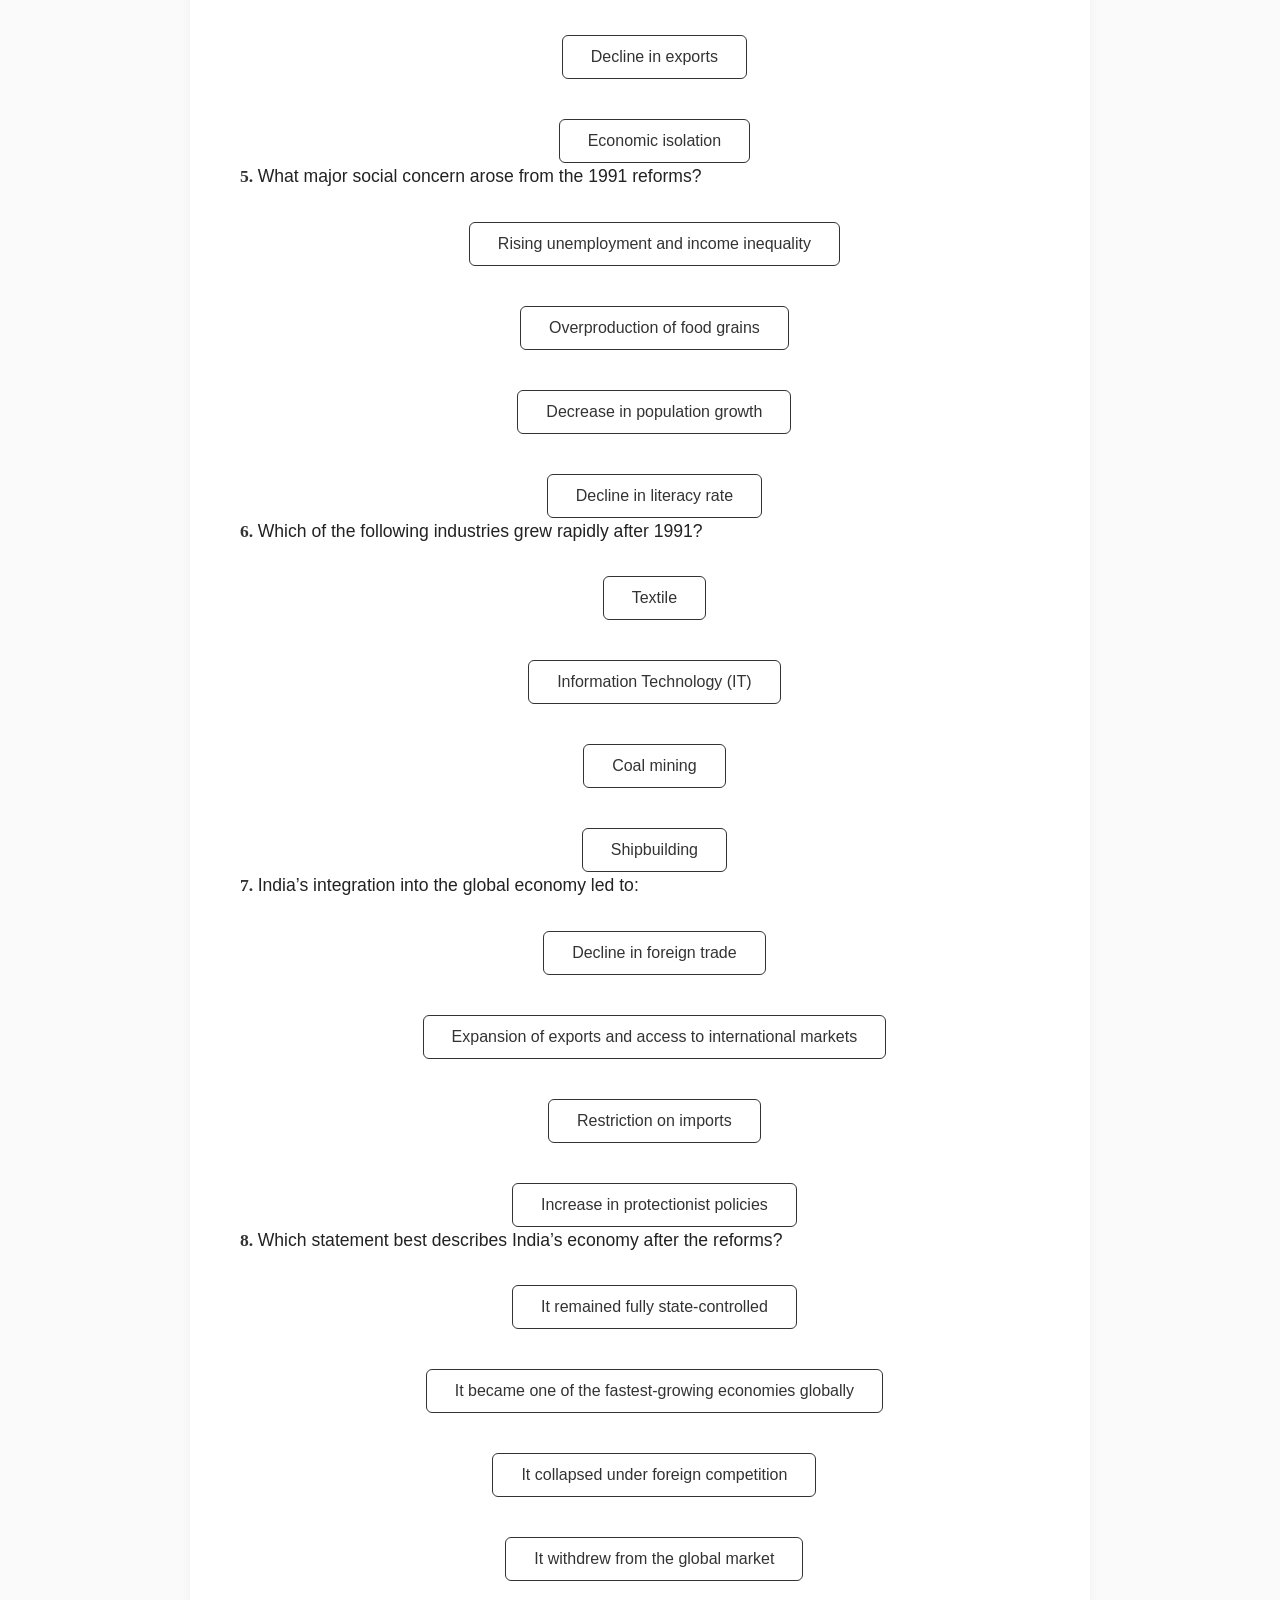
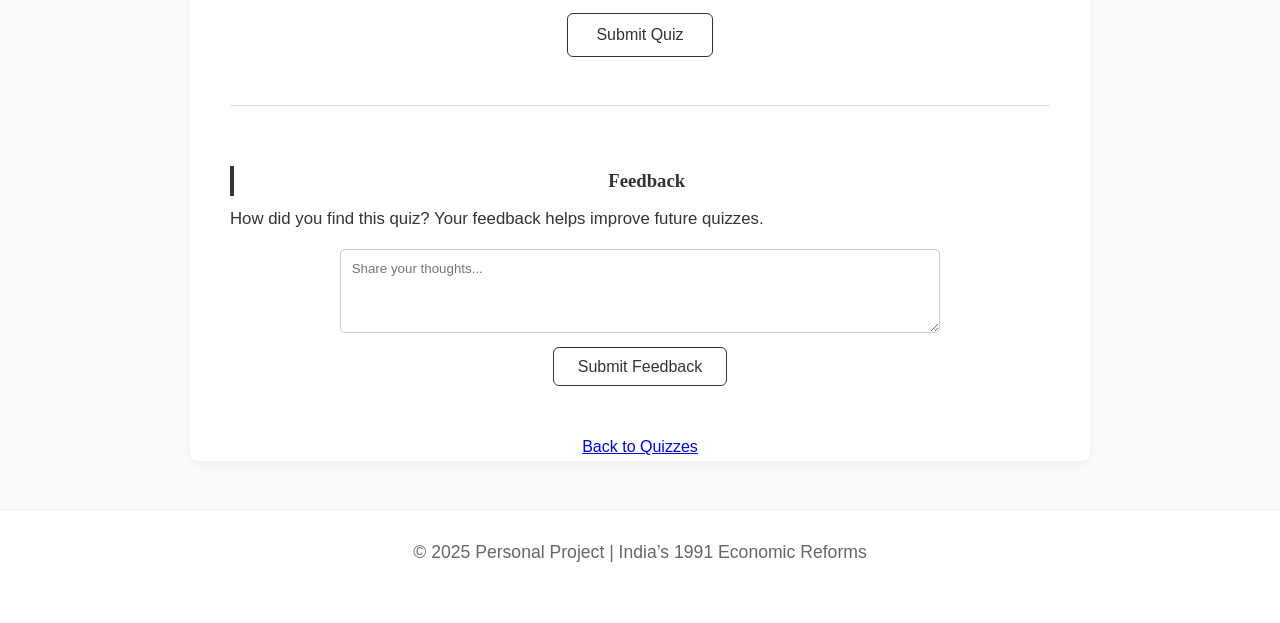
<file: quiz3.html>
<!DOCTYPE html>
<html lang="en">

<head>
  <meta charset="UTF-8" />
  <meta name="viewport" content="width=device-width, initial-scale=1.0" />
  <title>Quiz 3 – Impact & Outcomes | India’s 1991 Economic Reforms</title>
  <link rel="stylesheet" href="style.css" />
</head>

<body>
  <!-- Header / Navigation -->
  <header>
    <nav>
      <h1>India’s 1991 Reforms</h1>
      <ul>
        <li><a href="index.html">Home</a></li>
        <li><a href="topic1.html">Background & Causes</a></li>
        <li><a href="topic2.html">Key Reforms</a></li>
        <li><a href="topic3.html" class="active">Impact & Outcomes</a></li>
        <li><a href="topic4.html">Key People</a></li>
        <li><a href="topic5.html">Research & Sources</a></li>
        <li><a href="quizzes.html">Quizzes</a></li>
      </ul>
      <button class="nav-toggle">☰</button>
    </nav>
  </header>

  <!-- Quiz Section -->
  <section class="page-header fade-in">
    <h2>Quiz 3 – Impact & Outcomes</h2>
    <p>Assess your understanding of how the 1991 reforms transformed India’s economy — from GDP growth and employment to foreign investment and globalization effects.</p>
  </section>

  <section class="content fade-in">
    <form id="quiz-form" class="quiz-form">

      <!-- Question 1 -->
      <div class="question">
        <div class="question-header">
          <span class="question-number">1.</span>
          <span class="question-text">What was one of the immediate outcomes of the 1991 reforms on India’s economy?</span>
        </div>
        <div class="answer-options">
          <button type="button" class="quiz-btn" data-question="q1" data-value="a">The GDP growth rate declined</button>
          <button type="button" class="quiz-btn" data-question="q1" data-value="b">India’s foreign exchange reserves improved significantly</button>
          <button type="button" class="quiz-btn" data-question="q1" data-value="c">Imports were banned</button>
          <button type="button" class="quiz-btn" data-question="q1" data-value="d">Inflation reached record highs</button>
        </div>
      </div>

      <!-- Question 2 -->
      <div class="question">
        <div class="question-header">
          <span class="question-number">2.</span>
          <span class="question-text">Which sector benefited the most from Liberalization and Globalization?</span>
        </div>
        <div class="answer-options">
          <button type="button" class="quiz-btn" data-question="q2" data-value="a">IT and Services</button>
          <button type="button" class="quiz-btn" data-question="q2" data-value="b">Agriculture</button>
          <button type="button" class="quiz-btn" data-question="q2" data-value="c">Mining</button>
          <button type="button" class="quiz-btn" data-question="q2" data-value="d">Public sector enterprises</button>
        </div>
      </div>

      <!-- Question 3 -->
      <div class="question">
        <div class="question-header">
          <span class="question-number">3.</span>
          <span class="question-text">How did foreign investment change after the reforms?</span>
        </div>
        <div class="answer-options">
          <button type="button" class="quiz-btn" data-question="q3" data-value="a">It decreased due to stricter policies</button>
          <button type="button" class="quiz-btn" data-question="q3" data-value="b">It was banned in major industries</button>
          <button type="button" class="quiz-btn" data-question="q3" data-value="c">It increased substantially, bringing in technology and capital</button>
          <button type="button" class="quiz-btn" data-question="q3" data-value="d">It was limited only to agriculture</button>
        </div>
      </div>

      <!-- Question 4 -->
      <div class="question">
        <div class="question-header">
          <span class="question-number">4.</span>
          <span class="question-text">Which of the following is a positive outcome of the 1991 reforms?</span>
        </div>
        <div class="answer-options">
          <button type="button" class="quiz-btn" data-question="q4" data-value="a">Reduced industrial efficiency</button>
          <button type="button" class="quiz-btn" data-question="q4" data-value="b">Increased global competitiveness and productivity</button>
          <button type="button" class="quiz-btn" data-question="q4" data-value="c">Decline in exports</button>
          <button type="button" class="quiz-btn" data-question="q4" data-value="d">Economic isolation</button>
        </div>
      </div>

      <!-- Question 5 -->
      <div class="question">
        <div class="question-header">
          <span class="question-number">5.</span>
          <span class="question-text">What major social concern arose from the 1991 reforms?</span>
        </div>
        <div class="answer-options">
          <button type="button" class="quiz-btn" data-question="q5" data-value="a">Rising unemployment and income inequality</button>
          <button type="button" class="quiz-btn" data-question="q5" data-value="b">Overproduction of food grains</button>
          <button type="button" class="quiz-btn" data-question="q5" data-value="c">Decrease in population growth</button>
          <button type="button" class="quiz-btn" data-question="q5" data-value="d">Decline in literacy rate</button>
        </div>
      </div>

      <!-- Question 6 -->
      <div class="question">
        <div class="question-header">
          <span class="question-number">6.</span>
          <span class="question-text">Which of the following industries grew rapidly after 1991?</span>
        </div>
        <div class="answer-options">
          <button type="button" class="quiz-btn" data-question="q6" data-value="a">Textile</button>
          <button type="button" class="quiz-btn" data-question="q6" data-value="b">Information Technology (IT)</button>
          <button type="button" class="quiz-btn" data-question="q6" data-value="c">Coal mining</button>
          <button type="button" class="quiz-btn" data-question="q6" data-value="d">Shipbuilding</button>
        </div>
      </div>

      <!-- Question 7 -->
      <div class="question">
        <div class="question-header">
          <span class="question-number">7.</span>
          <span class="question-text">India’s integration into the global economy led to:</span>
        </div>
        <div class="answer-options">
          <button type="button" class="quiz-btn" data-question="q7" data-value="a">Decline in foreign trade</button>
          <button type="button" class="quiz-btn" data-question="q7" data-value="b">Expansion of exports and access to international markets</button>
          <button type="button" class="quiz-btn" data-question="q7" data-value="c">Restriction on imports</button>
          <button type="button" class="quiz-btn" data-question="q7" data-value="d">Increase in protectionist policies</button>
        </div>
      </div>

      <!-- Question 8 -->
      <div class="question">
        <div class="question-header">
          <span class="question-number">8.</span>
          <span class="question-text">Which statement best describes India’s economy after the reforms?</span>
        </div>
        <div class="answer-options">
          <button type="button" class="quiz-btn" data-question="q8" data-value="a">It remained fully state-controlled</button>
          <button type="button" class="quiz-btn" data-question="q8" data-value="b">It became one of the fastest-growing economies globally</button>
          <button type="button" class="quiz-btn" data-question="q8" data-value="c">It collapsed under foreign competition</button>
          <button type="button" class="quiz-btn" data-question="q8" data-value="d">It withdrew from the global market</button>
        </div>
      </div>

      <button type="button" onclick="checkAnswers()">Submit Quiz</button>
    </form>

    <div id="result" style="margin-top: 2em; font-size: 1.2rem; text-align: center; font-weight: bold;"></div>

    <!-- Feedback Section -->
    <div class="feedback-section" style="margin-top: 3em; text-align: center;">
      <h3>Feedback</h3>
      <p>How did you find this quiz? Your feedback helps improve future quizzes.</p>
      <form id="feedback-form">
        <textarea placeholder="Share your thoughts..." rows="4" style="width: 80%; max-width: 600px;"></textarea><br>
        <button type="submit">Submit Feedback</button>
      </form>
    </div>

    <div class="next-section" style="text-align: center; margin-top: 3em;">
      <a href="quizzes.html" class="next-button">Back to Quizzes</a>
    </div>
  </section>

  <!-- Footer -->
  <footer>
    <p>© 2025 Personal Project | India’s 1991 Economic Reforms</p>
  </footer>

  <!-- Script -->
  <script>
    const answers = {
      q1: "b",
      q2: "a",
      q3: "c",
      q4: "b",
      q5: "a",
      q6: "b",
      q7: "b",
      q8: "b"
    };

    const selectedAnswers = {};

    document.querySelectorAll(".quiz-btn").forEach(btn => {
      btn.addEventListener("click", () => {
        const q = btn.dataset.question;
        const value = btn.dataset.value;
        selectedAnswers[q] = value;

        document.querySelectorAll(`.quiz-btn[data-question="${q}"]`).forEach(b => {
          b.classList.toggle("selected", b === btn);
        });
      });
    });

    function checkAnswers() {
      let score = 0;
      for (let q in answers) {
        if (selectedAnswers[q] === answers[q]) score++;
      }

      const result = document.getElementById("result");
      result.textContent = `You scored ${score} out of 8!`;
      result.style.color = score >= 6 ? "green" : "red";
    }

    // Feedback form
    document.getElementById("feedback-form").addEventListener("submit", (e) => {
      e.preventDefault();
      alert("Thank you for your feedback!");
      e.target.reset();
    });

    // Nav toggle
    const navToggle = document.querySelector(".nav-toggle");
    const navMenu = document.querySelector("nav ul");
    navToggle.addEventListener("click", () => navMenu.classList.toggle("show"));
  </script>
</body>

</html>
</file>
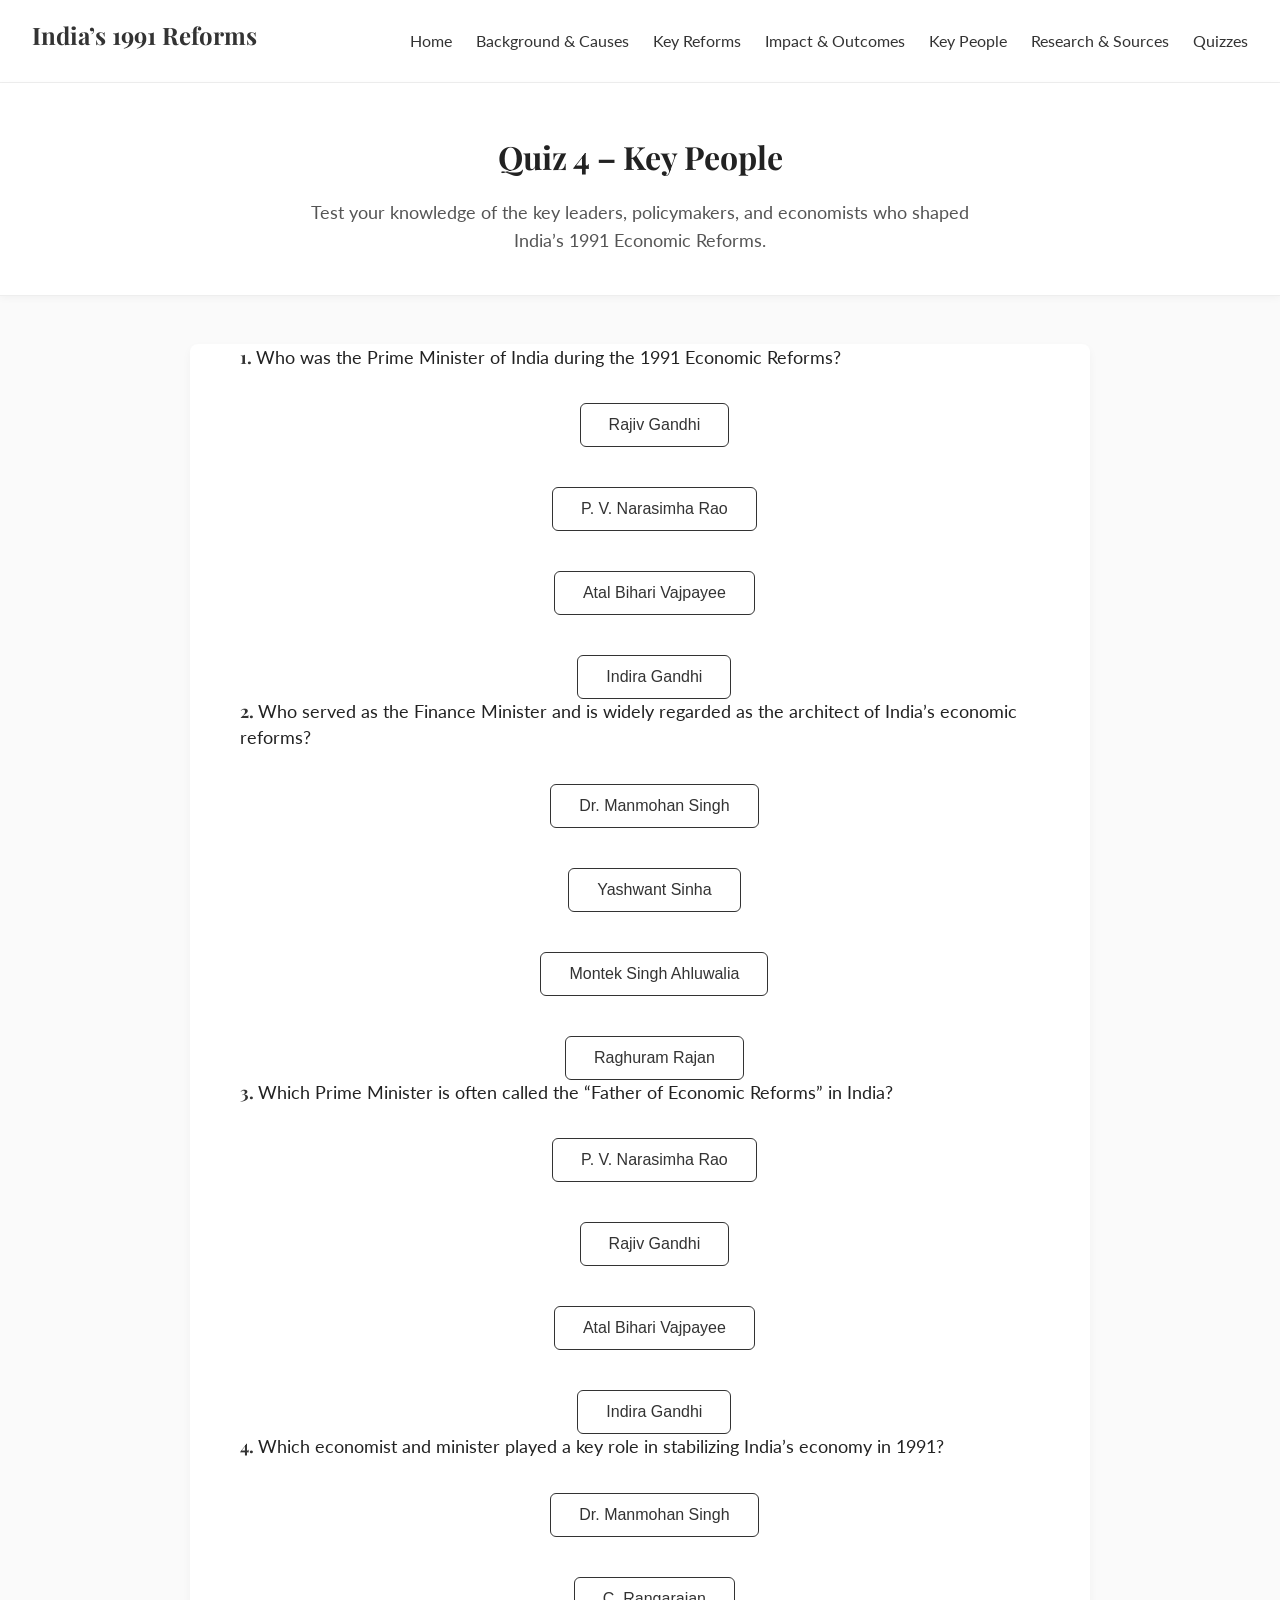
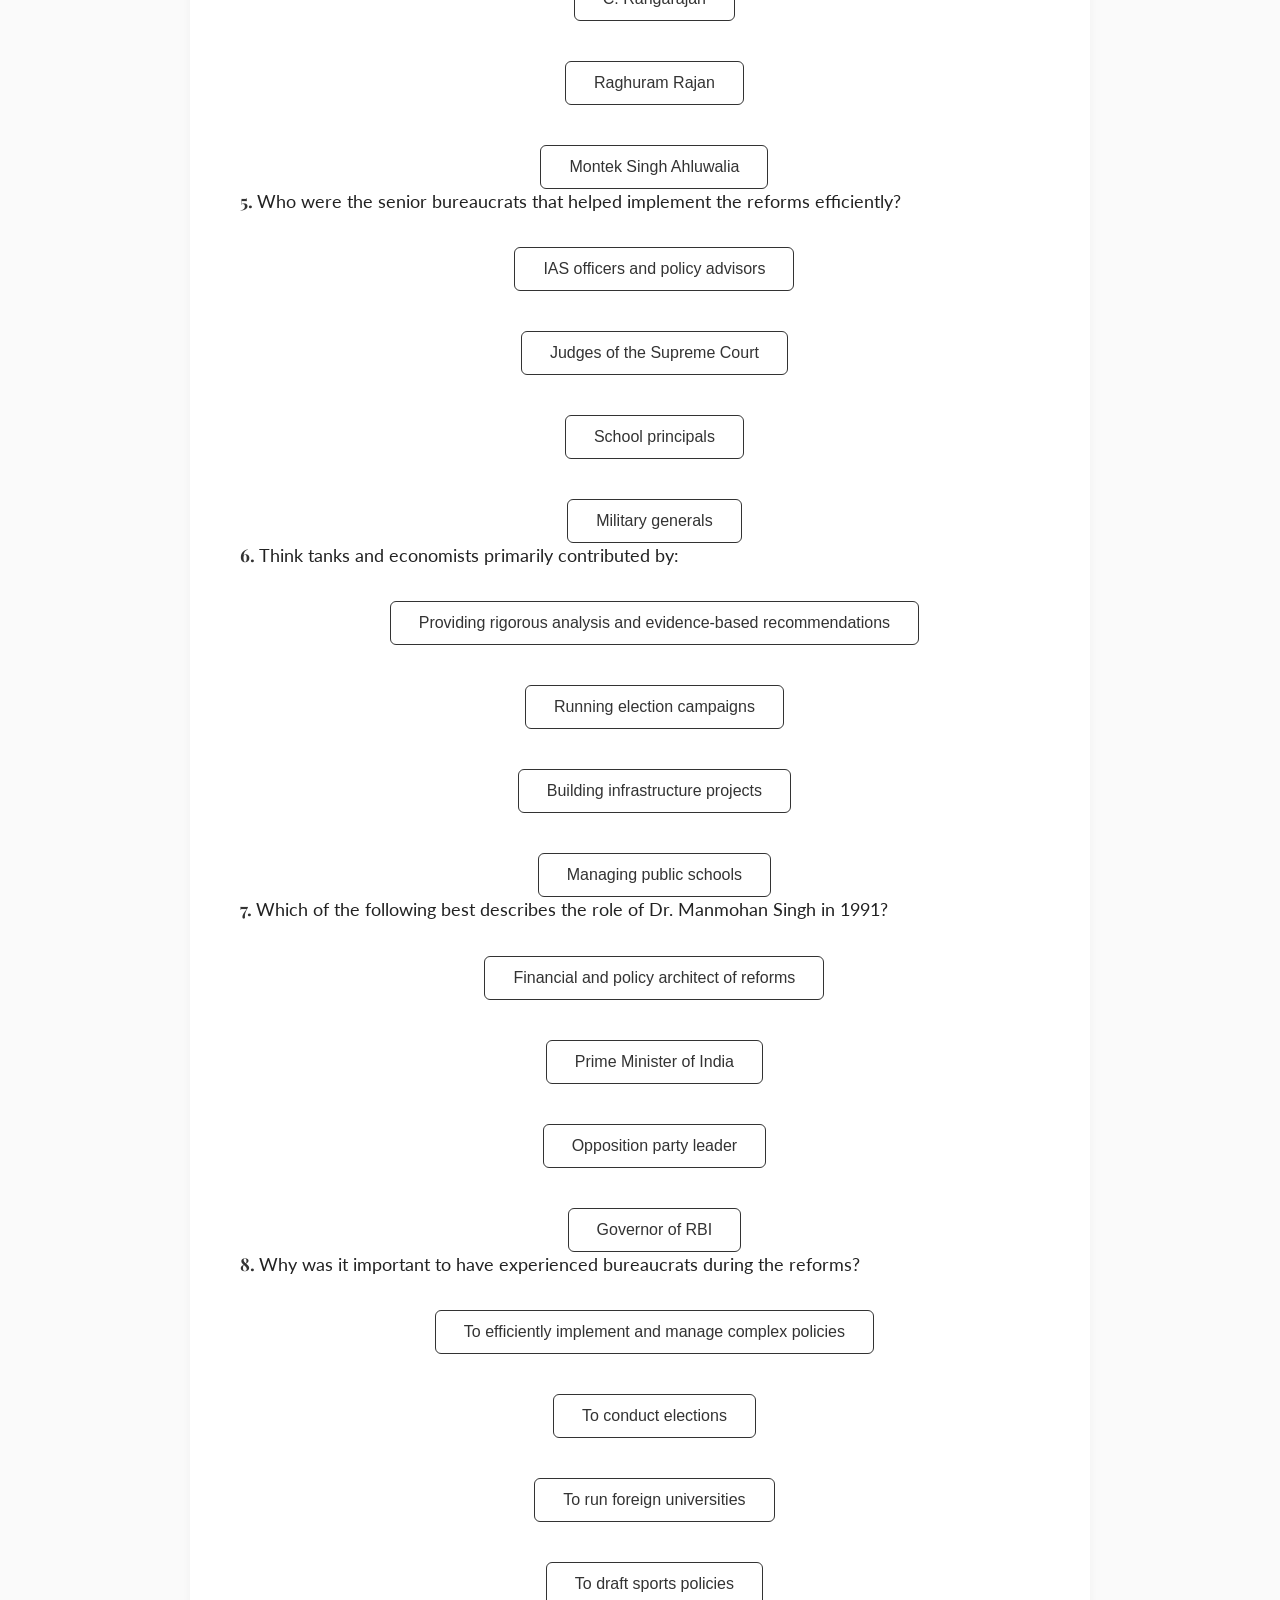
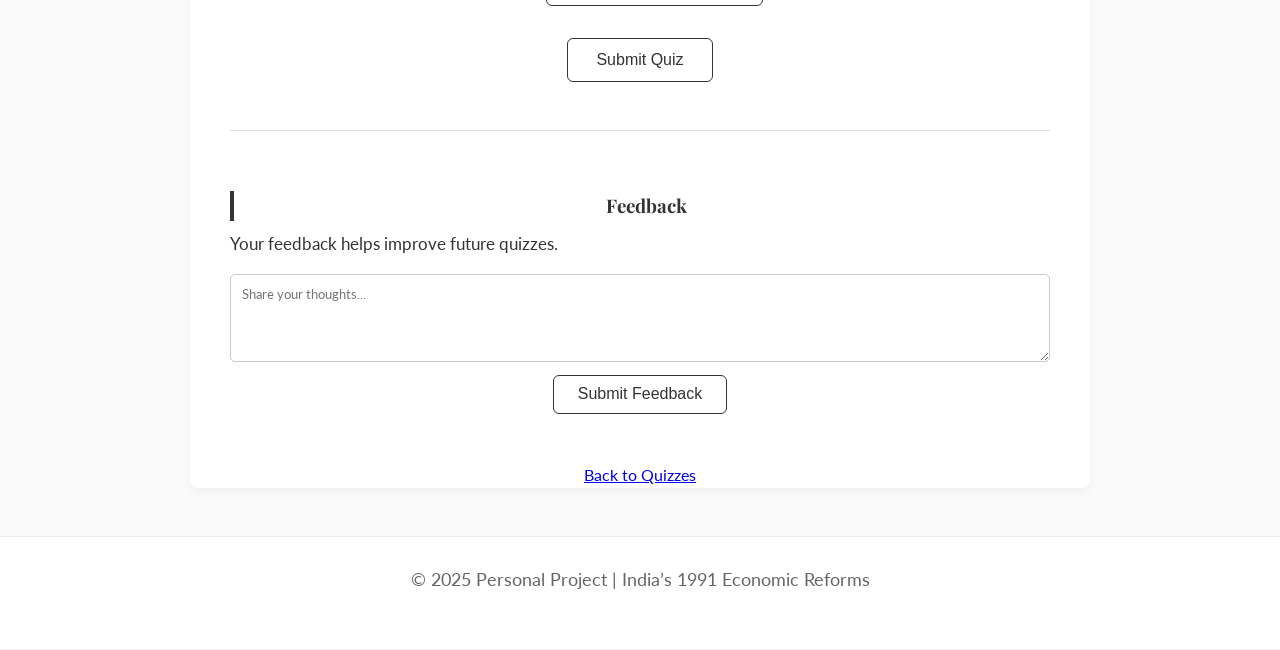
<file: quiz4.html>
<!DOCTYPE html>
<html lang="en">

<head>
  <meta charset="UTF-8" />
  <meta name="viewport" content="width=device-width, initial-scale=1.0" />
  <title>Quiz 4 – Key People | India’s 1991 Economic Reforms</title>

  <link
    href="https://fonts.googleapis.com/css2?family=Playfair+Display:wght@400;700&family=Lato:wght@300;400&display=swap"
    rel="stylesheet">
  <link rel="stylesheet" href="style.css" />
</head>

<body>
  <!-- Header -->
  <header>
    <nav>
      <h1>India’s 1991 Reforms</h1>
      <ul>
        <li><a href="index.html">Home</a></li>
        <li><a href="topic1.html">Background & Causes</a></li>
        <li><a href="topic2.html">Key Reforms</a></li>
        <li><a href="topic3.html">Impact & Outcomes</a></li>
        <li><a href="topic4.html" class="active">Key People</a></li>
        <li><a href="topic5.html">Research & Sources</a></li>
        <li><a href="quizzes.html">Quizzes</a></li>
      </ul>
      <button class="nav-toggle">☰</button>
    </nav>
  </header>

  <!-- Quiz Section -->
  <section class="page-header fade-in">
    <h2>Quiz 4 – Key People</h2>
    <p>Test your knowledge of the key leaders, policymakers, and economists who shaped India’s 1991 Economic Reforms.
    </p>
  </section>

  <section class="content fade-in">
    <form id="quiz-form" class="quiz-form">

      <!-- Question 1 -->
      <div class="question">
        <div class="question-header">
          <span class="question-number">1.</span>
          <span class="question-text">Who was the Prime Minister of India during the 1991 Economic Reforms?</span>
        </div>
        <div class="answer-options">
          <button type="button" class="quiz-btn" data-question="q1" data-value="a">Rajiv Gandhi</button>
          <button type="button" class="quiz-btn" data-question="q1" data-value="b">P. V. Narasimha Rao</button>
          <button type="button" class="quiz-btn" data-question="q1" data-value="c">Atal Bihari Vajpayee</button>
          <button type="button" class="quiz-btn" data-question="q1" data-value="d">Indira Gandhi</button>
        </div>
      </div>

      <!-- Question 2 -->
      <div class="question">
        <div class="question-header">
          <span class="question-number">2.</span>
          <span class="question-text">Who served as the Finance Minister and is widely regarded as the architect of
            India’s economic reforms?</span>
        </div>
        <div class="answer-options">
          <button type="button" class="quiz-btn" data-question="q2" data-value="a">Dr. Manmohan Singh</button>
          <button type="button" class="quiz-btn" data-question="q2" data-value="b">Yashwant Sinha</button>
          <button type="button" class="quiz-btn" data-question="q2" data-value="c">Montek Singh Ahluwalia</button>
          <button type="button" class="quiz-btn" data-question="q2" data-value="d">Raghuram Rajan</button>
        </div>
      </div>

      <!-- Question 3 -->
      <div class="question">
        <div class="question-header">
          <span class="question-number">3.</span>
          <span class="question-text">Which Prime Minister is often called the “Father of Economic Reforms” in
            India?</span>
        </div>
        <div class="answer-options">
          <button type="button" class="quiz-btn" data-question="q3" data-value="a">P. V. Narasimha Rao</button>
          <button type="button" class="quiz-btn" data-question="q3" data-value="b">Rajiv Gandhi</button>
          <button type="button" class="quiz-btn" data-question="q3" data-value="c">Atal Bihari Vajpayee</button>
          <button type="button" class="quiz-btn" data-question="q3" data-value="d">Indira Gandhi</button>
        </div>
      </div>

      <!-- Question 4 -->
      <div class="question">
        <div class="question-header">
          <span class="question-number">4.</span>
          <span class="question-text">Which economist and minister played a key role in stabilizing India’s economy in
            1991?</span>
        </div>
        <div class="answer-options">
          <button type="button" class="quiz-btn" data-question="q4" data-value="a">Dr. Manmohan Singh</button>
          <button type="button" class="quiz-btn" data-question="q4" data-value="b">C. Rangarajan</button>
          <button type="button" class="quiz-btn" data-question="q4" data-value="c">Raghuram Rajan</button>
          <button type="button" class="quiz-btn" data-question="q4" data-value="d">Montek Singh Ahluwalia</button>
        </div>
      </div>

      <!-- Question 5 -->
      <div class="question">
        <div class="question-header">
          <span class="question-number">5.</span>
          <span class="question-text">Who were the senior bureaucrats that helped implement the reforms
            efficiently?</span>
        </div>
        <div class="answer-options">
          <button type="button" class="quiz-btn" data-question="q5" data-value="a">IAS officers and policy
            advisors</button>
          <button type="button" class="quiz-btn" data-question="q5" data-value="b">Judges of the Supreme Court</button>
          <button type="button" class="quiz-btn" data-question="q5" data-value="c">School principals</button>
          <button type="button" class="quiz-btn" data-question="q5" data-value="d">Military generals</button>
        </div>
      </div>

      <!-- Question 6 -->
      <div class="question">
        <div class="question-header">
          <span class="question-number">6.</span>
          <span class="question-text">Think tanks and economists primarily contributed by:</span>
        </div>
        <div class="answer-options">
          <button type="button" class="quiz-btn" data-question="q6" data-value="a">Providing rigorous analysis and
            evidence-based recommendations</button>
          <button type="button" class="quiz-btn" data-question="q6" data-value="b">Running election campaigns</button>
          <button type="button" class="quiz-btn" data-question="q6" data-value="c">Building infrastructure
            projects</button>
          <button type="button" class="quiz-btn" data-question="q6" data-value="d">Managing public schools</button>
        </div>
      </div>

      <!-- Question 7 -->
      <div class="question">
        <div class="question-header">
          <span class="question-number">7.</span>
          <span class="question-text">Which of the following best describes the role of Dr. Manmohan Singh in
            1991?</span>
        </div>
        <div class="answer-options">
          <button type="button" class="quiz-btn" data-question="q7" data-value="a">Financial and policy architect of
            reforms</button>
          <button type="button" class="quiz-btn" data-question="q7" data-value="b">Prime Minister of India</button>
          <button type="button" class="quiz-btn" data-question="q7" data-value="c">Opposition party leader</button>
          <button type="button" class="quiz-btn" data-question="q7" data-value="d">Governor of RBI</button>
        </div>
      </div>

      <!-- Question 8 -->
      <div class="question">
        <div class="question-header">
          <span class="question-number">8.</span>
          <span class="question-text">Why was it important to have experienced bureaucrats during the reforms?</span>
        </div>
        <div class="answer-options">
          <button type="button" class="quiz-btn" data-question="q8" data-value="a">To efficiently implement and manage
            complex policies</button>
          <button type="button" class="quiz-btn" data-question="q8" data-value="b">To conduct elections</button>
          <button type="button" class="quiz-btn" data-question="q8" data-value="c">To run foreign universities</button>
          <button type="button" class="quiz-btn" data-question="q8" data-value="d">To draft sports policies</button>
        </div>
      </div>

      <button type="button" onclick="checkAnswers()">Submit Quiz</button>
    </form>
    <div id="result" style="margin-top: 2em; font-size: 1.2rem; text-align: center; font-weight: bold;"></div>

    <!-- Feedback Section -->
    <div class="feedback-section">
      <h3>Feedback</h3>
      <p>Your feedback helps improve future quizzes.</p>
      <form id="feedback-form">
        <textarea placeholder="Share your thoughts..." rows="4"></textarea><br>
        <button type="submit">Submit Feedback</button>
      </form>
    </div>

    <div class="next-section" style="text-align: center; margin-top: 3em;">
      <a href="quizzes.html" class="next-button">Back to Quizzes</a>
    </div>
  </section>

  <footer>
    <p>© 2025 Personal Project | India’s 1991 Economic Reforms</p>
  </footer>

  <script>
    const answers = { q1: "b", q2: "a", q3: "a", q4: "a", q5: "a", q6: "a", q7: "a", q8: "a" };
    const selectedAnswers = {};

    // Handle button selection
    document.querySelectorAll(".quiz-btn").forEach(btn => {
      btn.addEventListener("click", () => {
        const q = btn.dataset.question;
        const value = btn.dataset.value;

        selectedAnswers[q] = value;

        // Highlight selected button and reset others in the same question
        document.querySelectorAll(`.quiz-btn[data-question="${q}"]`).forEach(b => {
          b.classList.toggle("selected", b === btn);
        });
      });
    });

    function checkAnswers() {
      let score = 0;
      for (let q in answers) {
        if (selectedAnswers[q] === answers[q]) score++;
      }
      const result = document.getElementById("result");
      result.textContent = `You scored ${score} out of 8!`;
      result.style.color = score >= 6 ? "green" : "red";
    }
  </script>
</body>

</html>
</file>
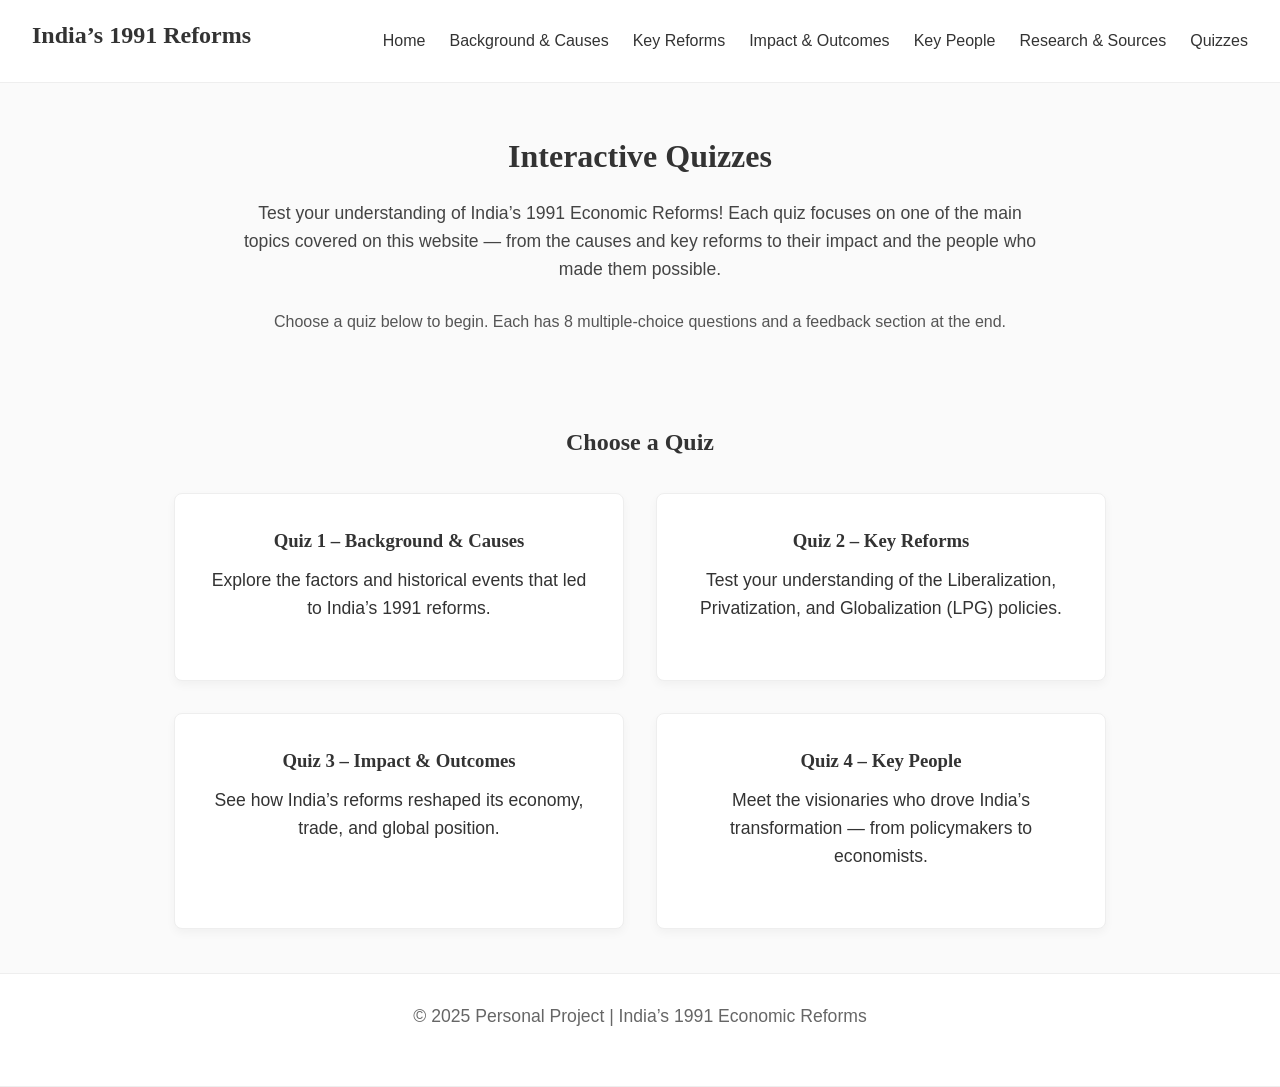
<file: quizzes.html>
<!DOCTYPE html>
<html lang="en">
<head>
  <meta charset="UTF-8" />
  <meta name="viewport" content="width=device-width, initial-scale=1.0" />
  <title>Quizzes | India’s 1991 Economic Reforms</title>
  <link rel="stylesheet" href="style.css" />
</head>

<body>
  <!-- Header / Navigation -->
  <header>
    <nav>
      <h1>India’s 1991 Reforms</h1>
      <ul>
        <li><a href="index.html">Home</a></li>
        <li><a href="topic1.html">Background & Causes</a></li>
        <li><a href="topic2.html">Key Reforms</a></li>
        <li><a href="topic3.html">Impact & Outcomes</a></li>
        <li><a href="topic4.html">Key People</a></li>
        <li><a href="topic5.html">Research & Sources</a></li>
        <li><a href="quizzes.html" class="active">Quizzes</a></li>
      </ul>
      <button class="nav-toggle">☰</button>
    </nav>
  </header>

  <!-- Hero Section -->
  <section id="hero" class="fade-in" style="padding: 3em 1em;">
    <div class="hero-content" style="max-width: 800px; margin: 0 auto; text-align: center;">
      <h2>Interactive Quizzes</h2>
      <p style="font-size: 1.1rem; color: #444;">
        Test your understanding of India’s 1991 Economic Reforms!  
        Each quiz focuses on one of the main topics covered on this website — from the causes and key reforms to their impact and the people who made them possible.
      </p>
      <p style="font-size: 1rem; color: #555; margin-top: 1em;">
        Choose a quiz below to begin. Each has 8 multiple-choice questions and a feedback section at the end.
      </p>
    </div>
  </section>

  <!-- Quiz Selection Cards -->
  <section id="explore" style="margin-top: 0; padding-top: 1em;">
    <h2>Choose a Quiz</h2>
    <div class="cards">
      <a href="quiz1.html" class="card">
        <h3>Quiz 1 – Background & Causes</h3>
        <p>Explore the factors and historical events that led to India’s 1991 reforms.</p>
      </a>

      <a href="quiz2.html" class="card">
        <h3>Quiz 2 – Key Reforms</h3>
        <p>Test your understanding of the Liberalization, Privatization, and Globalization (LPG) policies.</p>
      </a>

      <a href="quiz3.html" class="card">
        <h3>Quiz 3 – Impact & Outcomes</h3>
        <p>See how India’s reforms reshaped its economy, trade, and global position.</p>
      </a>

      <a href="quiz4.html" class="card">
        <h3>Quiz 4 – Key People</h3>
        <p>Meet the visionaries who drove India’s transformation — from policymakers to economists.</p>
      </a>
    </div>
  </section>

  <!-- Footer -->
  <footer>
    <p>© 2025 Personal Project | India’s 1991 Economic Reforms</p>
  </footer>

  <!-- JS for fade-in and nav toggle -->
  <script>
    const navToggle = document.querySelector('.nav-toggle');
    const navMenu = document.querySelector('nav ul');
    navToggle.addEventListener('click', () => navMenu.classList.toggle('show'));

    const faders = document.querySelectorAll("section, .card");
    const appearOptions = { threshold: 0.2, rootMargin: "0px 0px -50px 0px" };

    const appearOnScroll = new IntersectionObserver((entries, observer) => {
      entries.forEach(entry => {
        if (!entry.isIntersecting) return;
        entry.target.classList.add("fade-in");
        observer.unobserve(entry.target);
      });
    }, appearOptions);

    faders.forEach(fader => appearOnScroll.observe(fader));
  </script>
</body>
</html>
</file>
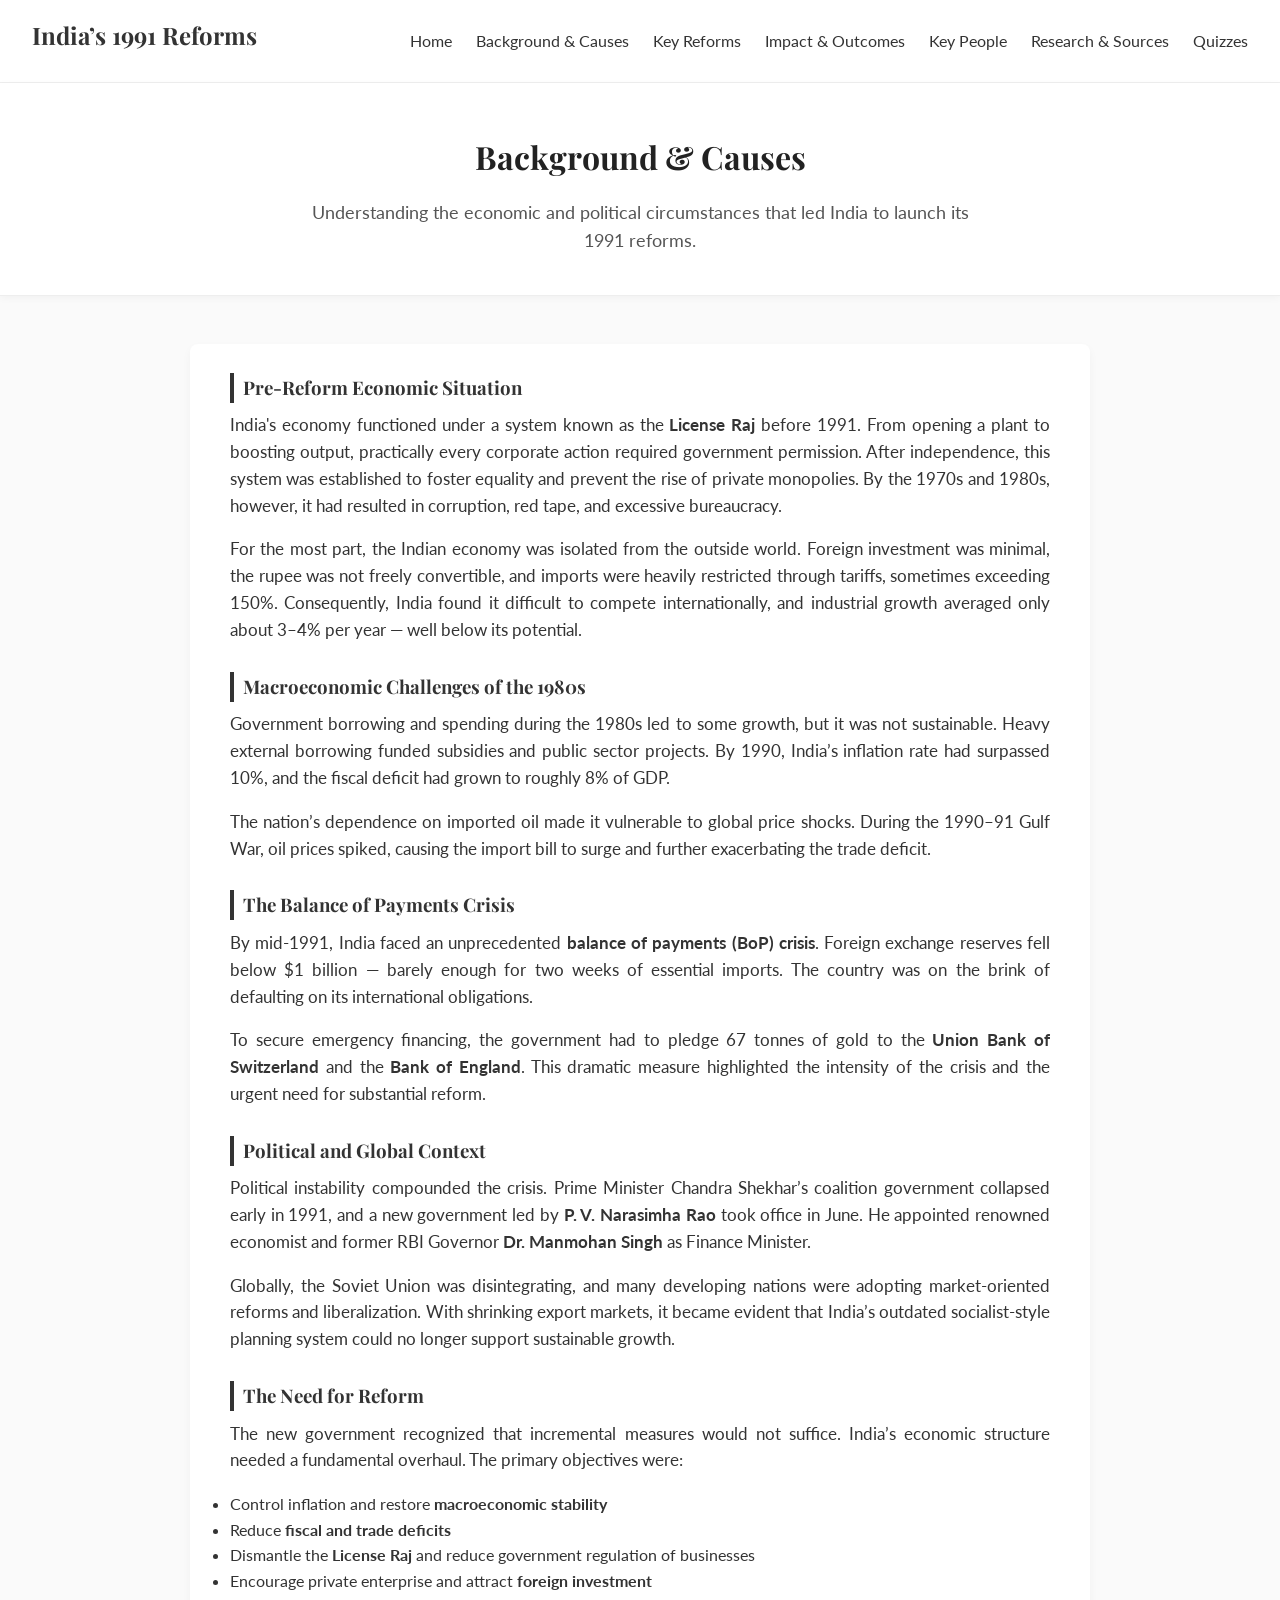
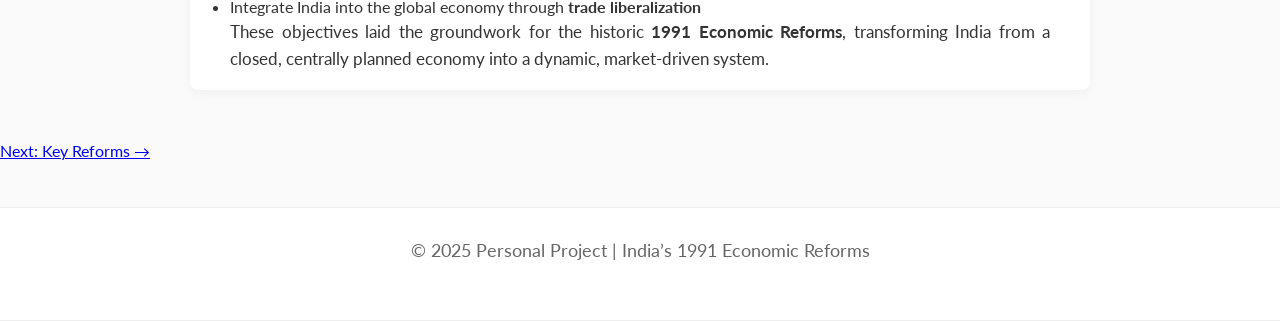
<file: topic1.html>
<!DOCTYPE html>
<html lang="en">
<head>
  <meta charset="UTF-8" />
  <meta name="viewport" content="width=device-width, initial-scale=1.0" />
  <title>Background & Causes | India’s 1991 Economic Reforms</title>

  <!-- Fonts -->
  <link href="https://fonts.googleapis.com/css2?family=Playfair+Display:wght@400;700&family=Lato:wght@300;400&display=swap" rel="stylesheet">

  <!-- Stylesheet -->
  <link rel="stylesheet" href="style.css" />
</head>

<body>
  <!-- Header and Navigation -->
  <header>
    <nav>
      <h1>India’s 1991 Reforms</h1>
      <ul>
        <li><a href="index.html">Home</a></li>
        <li><a href="topic1.html">Background & Causes</a></li>
        <li><a href="topic2.html">Key Reforms</a></li>
        <li><a href="topic3.html">Impact & Outcomes</a></li>
        <li><a href="topic4.html">Key People</a></li>
        <li><a href="topic5.html">Research & Sources</a></li>
        <li><a href="quizzes.html">Quizzes</a></li>
      </ul>
    </nav>
  </header>

  <!-- Main Content -->
  <main>
    <section class="page-header background">
      <h2>Background & Causes</h2>
      <p>Understanding the economic and political circumstances that led India to launch its 1991 reforms.</p>
    </section>

    <section class="content">
      <h3>Pre-Reform Economic Situation</h3>
      <p>
        India's economy functioned under a system known as the <strong>License Raj</strong> before 1991. 
        From opening a plant to boosting output, practically every corporate action required government permission. 
        After independence, this system was established to foster equality and prevent the rise of private monopolies. 
        By the 1970s and 1980s, however, it had resulted in corruption, red tape, and excessive bureaucracy.
      </p>
      <p>
        For the most part, the Indian economy was isolated from the outside world. Foreign investment was minimal, 
        the rupee was not freely convertible, and imports were heavily restricted through tariffs, sometimes exceeding 150%. 
        Consequently, India found it difficult to compete internationally, and industrial growth averaged only about 
        3–4% per year — well below its potential.
      </p>

      <h3>Macroeconomic Challenges of the 1980s</h3>
      <p>
        Government borrowing and spending during the 1980s led to some growth, but it was not sustainable. 
        Heavy external borrowing funded subsidies and public sector projects. By 1990, India’s inflation rate had surpassed 10%, 
        and the fiscal deficit had grown to roughly 8% of GDP.
      </p>
      <p>
        The nation’s dependence on imported oil made it vulnerable to global price shocks. During the 1990–91 Gulf War, 
        oil prices spiked, causing the import bill to surge and further exacerbating the trade deficit.
      </p>

      <h3>The Balance of Payments Crisis</h3>
      <p>
        By mid-1991, India faced an unprecedented <strong>balance of payments (BoP) crisis</strong>. 
        Foreign exchange reserves fell below $1 billion — barely enough for two weeks of essential imports. 
        The country was on the brink of defaulting on its international obligations.
      </p>
      <p>
        To secure emergency financing, the government had to pledge 67 tonnes of gold to the <strong>Union Bank of Switzerland</strong> 
        and the <strong>Bank of England</strong>. This dramatic measure highlighted the intensity of the crisis and the urgent need for 
        substantial reform.
      </p>

      <h3>Political and Global Context</h3>
      <p>
        Political instability compounded the crisis. Prime Minister Chandra Shekhar’s coalition government collapsed early in 1991, 
        and a new government led by <strong>P. V. Narasimha Rao</strong> took office in June. 
        He appointed renowned economist and former RBI Governor <strong>Dr. Manmohan Singh</strong> as Finance Minister.
      </p>
      <p>
        Globally, the Soviet Union was disintegrating, and many developing nations were adopting market-oriented reforms and liberalization. 
        With shrinking export markets, it became evident that India’s outdated socialist-style planning system could no longer support 
        sustainable growth.
      </p>

      <h3>The Need for Reform</h3>
      <p>
        The new government recognized that incremental measures would not suffice. India’s economic structure needed a fundamental overhaul. 
        The primary objectives were:
      </p>
      <ul>
        <li>Control inflation and restore <strong>macroeconomic stability</strong></li>
        <li>Reduce <strong>fiscal and trade deficits</strong></li>
        <li>Dismantle the <strong>License Raj</strong> and reduce government regulation of businesses</li>
        <li>Encourage private enterprise and attract <strong>foreign investment</strong></li>
        <li>Integrate India into the global economy through <strong>trade liberalization</strong></li>
      </ul>
      <p>
        These objectives laid the groundwork for the historic <strong>1991 Economic Reforms</strong>, transforming India from a 
        closed, centrally planned economy into a dynamic, market-driven system.
      </p>
    </section>

    <section class="next-section">
      <a href="topic2.html" class="next-button">Next: Key Reforms →</a>
    </section>
  </main>

  <!-- Footer -->
  <footer>
    <p>© 2025 Personal Project | India’s 1991 Economic Reforms</p>
  </footer>

  <script src="script.js"></script>
</body>
</html>
</file>
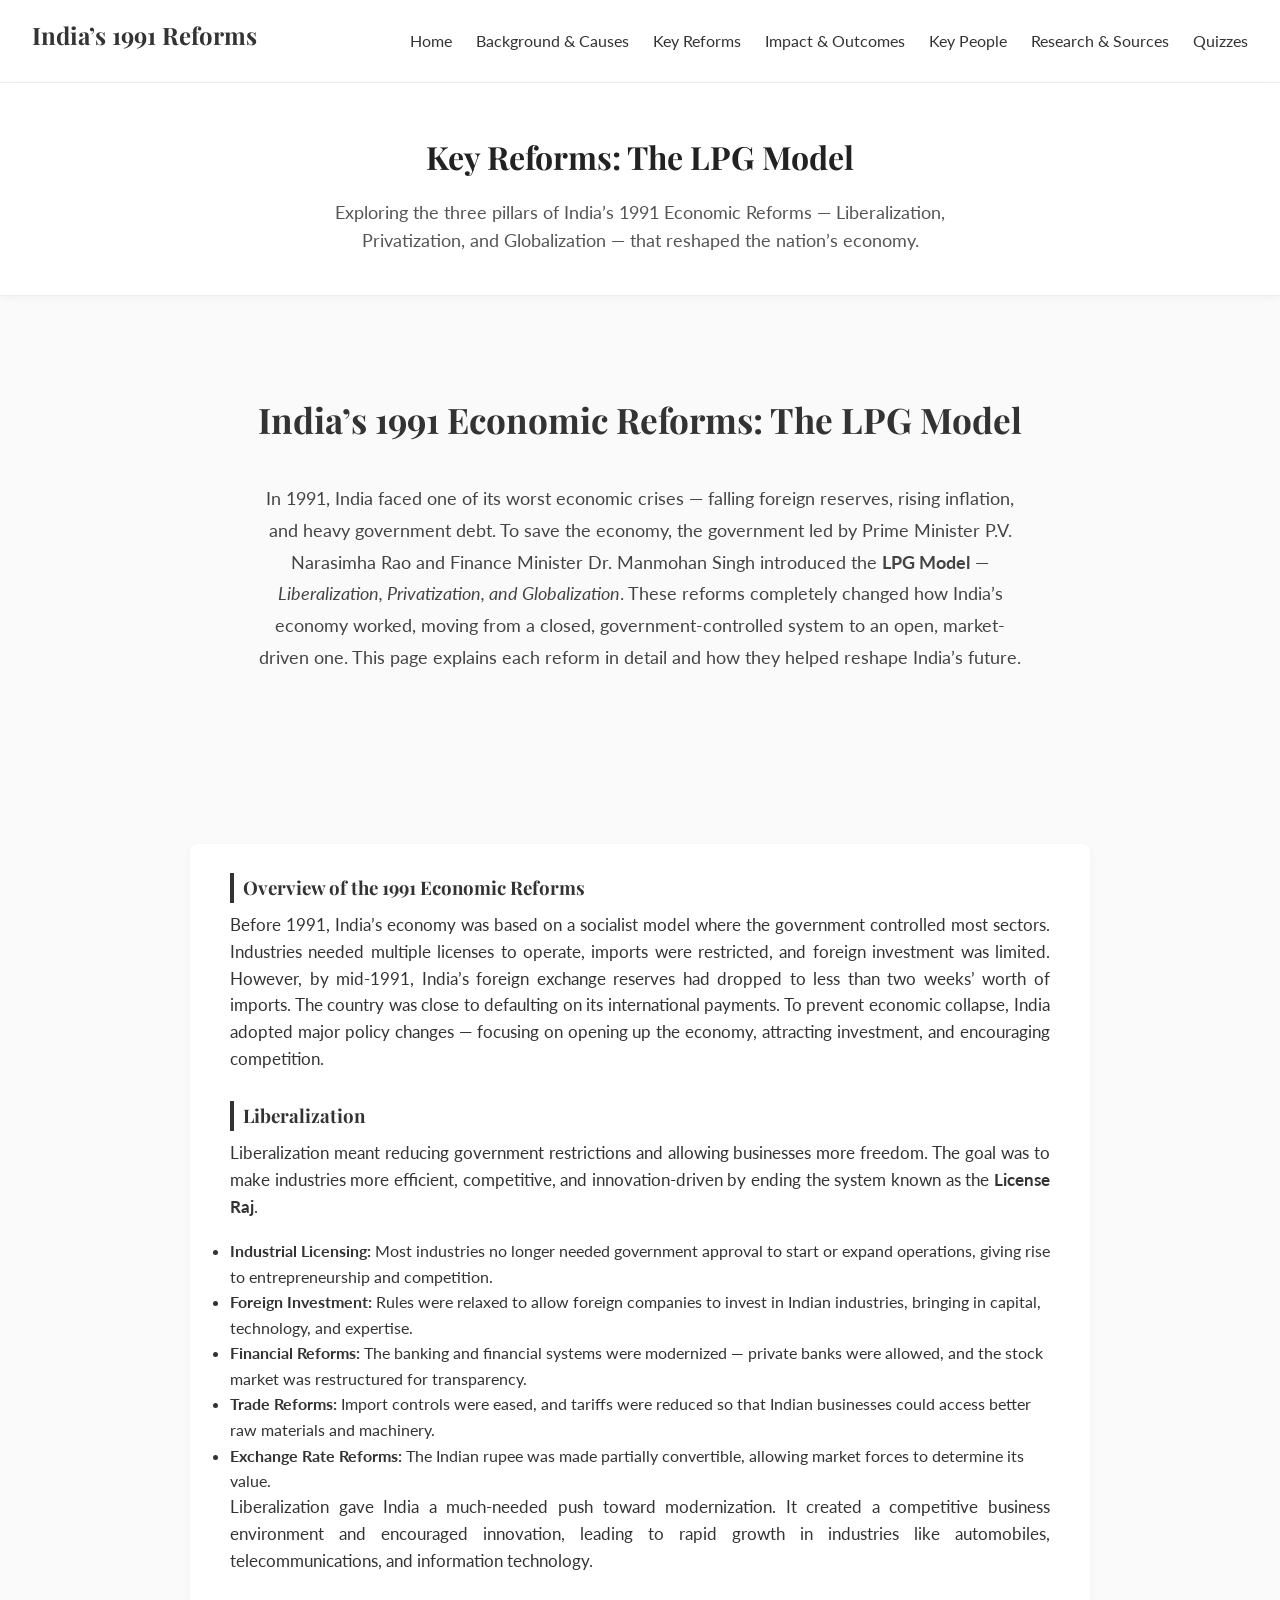
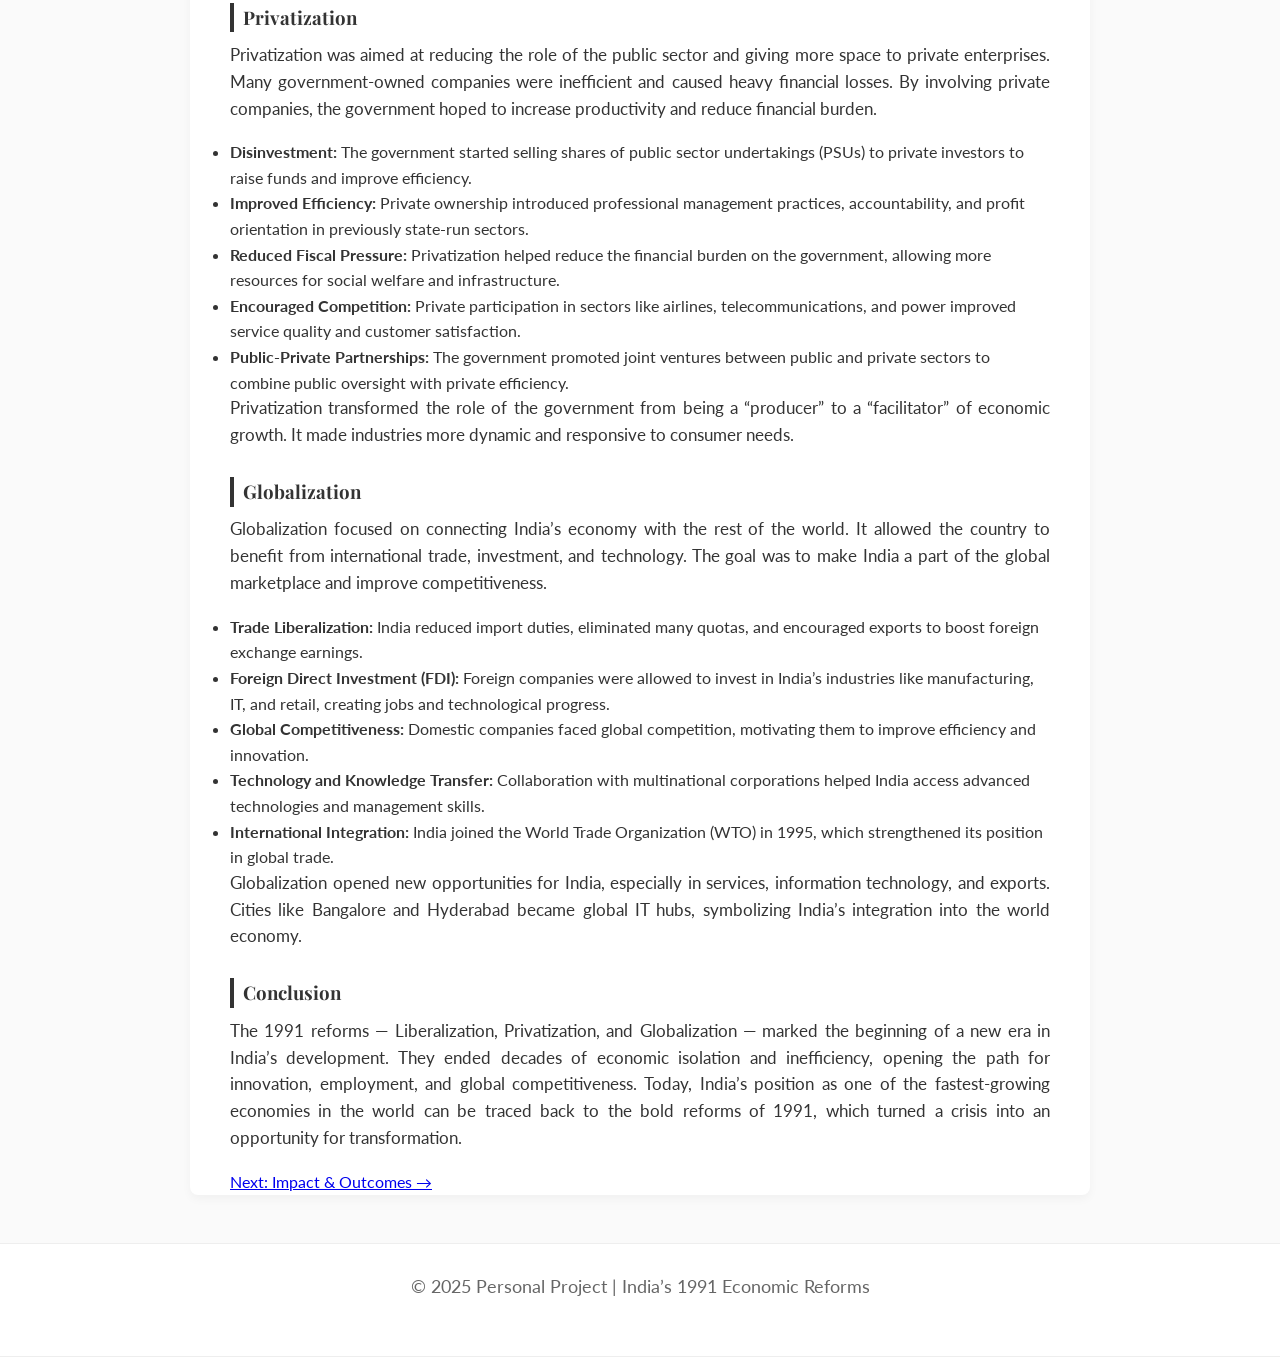
<file: topic2.html>
<!DOCTYPE html>
<html lang="en">
<head>
  <meta charset="UTF-8">
  <meta name="viewport" content="width=device-width, initial-scale=1.0">
  <title>Key Reforms (LPG) - India’s 1991 Economic Reforms</title>

  <!-- Fonts -->
  <link href="https://fonts.googleapis.com/css2?family=Playfair+Display:wght@400;700&family=Lato:wght@300;400&display=swap" rel="stylesheet">

  <!-- Stylesheet -->
  <link rel="stylesheet" href="style.css">
</head>

<body>
  <!-- Header / Navigation -->
  <header>
    <nav>
      <h1>India’s 1991 Reforms</h1>
      <ul>
        <li><a href="index.html">Home</a></li>
        <li><a href="topic1.html">Background & Causes</a></li>
        <li><a href="topic2.html" class="active">Key Reforms</a></li>
        <li><a href="topic3.html">Impact & Outcomes</a></li>
        <li><a href="topic4.html">Key People</a></li>
        <li><a href="topic5.html">Research & Sources</a></li>
        <li><a href="quizzes.html">Quizzes</a></li>
      </ul>
      <button class="nav-toggle">☰</button>
    </nav>
  </header>

  <!-- Page Header -->
  <section class="page-header reforms fade-in">
    <h2>Key Reforms: The LPG Model</h2>
    <p>Exploring the three pillars of India’s 1991 Economic Reforms — Liberalization, Privatization, and Globalization — that reshaped the nation’s economy.</p>
  </section>

  <!-- Hero Section -->
  <section id="hero" class="fade-in">
    <div class="hero-content" style="max-width: 800px; margin: 0 auto; text-align: center; padding: 2em 1em;">
      <h2 style="font-size: 2.2rem; margin-bottom: 1em;">India’s 1991 Economic Reforms: The LPG Model</h2>
      <p style="font-size: 1.1rem; line-height: 1.8; color: #444;">
        In 1991, India faced one of its worst economic crises — falling foreign reserves, rising inflation, and heavy government debt.
        To save the economy, the government led by Prime Minister P.V. Narasimha Rao and Finance Minister Dr. Manmohan Singh introduced the 
        <strong>LPG Model</strong> — <em>Liberalization, Privatization, and Globalization</em>. 
        These reforms completely changed how India’s economy worked, moving from a closed, government-controlled system to an open, market-driven one.
        This page explains each reform in detail and how they helped reshape India’s future.
      </p>
    </div>
  </section>

  <!-- Main Content Section -->
  <section class="content topic2 fade-in">
    <h3>Overview of the 1991 Economic Reforms</h3>
    <p>Before 1991, India’s economy was based on a socialist model where the government controlled most sectors. 
      Industries needed multiple licenses to operate, imports were restricted, and foreign investment was limited. 
      However, by mid-1991, India’s foreign exchange reserves had dropped to less than two weeks’ worth of imports. 
      The country was close to defaulting on its international payments. 
      To prevent economic collapse, India adopted major policy changes — focusing on opening up the economy, attracting investment, and encouraging competition.</p>

    <h3>Liberalization</h3>
    <p>Liberalization meant reducing government restrictions and allowing businesses more freedom. 
      The goal was to make industries more efficient, competitive, and innovation-driven by ending the system known as the <strong>License Raj</strong>.</p>
    <ul>
      <li><strong>Industrial Licensing:</strong> Most industries no longer needed government approval to start or expand operations, giving rise to entrepreneurship and competition.</li>
      <li><strong>Foreign Investment:</strong> Rules were relaxed to allow foreign companies to invest in Indian industries, bringing in capital, technology, and expertise.</li>
      <li><strong>Financial Reforms:</strong> The banking and financial systems were modernized — private banks were allowed, and the stock market was restructured for transparency.</li>
      <li><strong>Trade Reforms:</strong> Import controls were eased, and tariffs were reduced so that Indian businesses could access better raw materials and machinery.</li>
      <li><strong>Exchange Rate Reforms:</strong> The Indian rupee was made partially convertible, allowing market forces to determine its value.</li>
    </ul>
    <p>Liberalization gave India a much-needed push toward modernization. It created a competitive business environment and encouraged innovation, leading to rapid growth in industries like automobiles, telecommunications, and information technology.</p>

    <h3>Privatization</h3>
    <p>Privatization was aimed at reducing the role of the public sector and giving more space to private enterprises. 
      Many government-owned companies were inefficient and caused heavy financial losses. By involving private companies, the government hoped to increase productivity and reduce financial burden.</p>
    <ul>
      <li><strong>Disinvestment:</strong> The government started selling shares of public sector undertakings (PSUs) to private investors to raise funds and improve efficiency.</li>
      <li><strong>Improved Efficiency:</strong> Private ownership introduced professional management practices, accountability, and profit orientation in previously state-run sectors.</li>
      <li><strong>Reduced Fiscal Pressure:</strong> Privatization helped reduce the financial burden on the government, allowing more resources for social welfare and infrastructure.</li>
      <li><strong>Encouraged Competition:</strong> Private participation in sectors like airlines, telecommunications, and power improved service quality and customer satisfaction.</li>
      <li><strong>Public-Private Partnerships:</strong> The government promoted joint ventures between public and private sectors to combine public oversight with private efficiency.</li>
    </ul>
    <p>Privatization transformed the role of the government from being a “producer” to a “facilitator” of economic growth. It made industries more dynamic and responsive to consumer needs.</p>

    <h3>Globalization</h3>
    <p>Globalization focused on connecting India’s economy with the rest of the world. 
      It allowed the country to benefit from international trade, investment, and technology. 
      The goal was to make India a part of the global marketplace and improve competitiveness.</p>
    <ul>
      <li><strong>Trade Liberalization:</strong> India reduced import duties, eliminated many quotas, and encouraged exports to boost foreign exchange earnings.</li>
      <li><strong>Foreign Direct Investment (FDI):</strong> Foreign companies were allowed to invest in India’s industries like manufacturing, IT, and retail, creating jobs and technological progress.</li>
      <li><strong>Global Competitiveness:</strong> Domestic companies faced global competition, motivating them to improve efficiency and innovation.</li>
      <li><strong>Technology and Knowledge Transfer:</strong> Collaboration with multinational corporations helped India access advanced technologies and management skills.</li>
      <li><strong>International Integration:</strong> India joined the World Trade Organization (WTO) in 1995, which strengthened its position in global trade.</li>
    </ul>
    <p>Globalization opened new opportunities for India, especially in services, information technology, and exports. 
      Cities like Bangalore and Hyderabad became global IT hubs, symbolizing India’s integration into the world economy.</p>

    <h3>Conclusion</h3>
    <p>The 1991 reforms — Liberalization, Privatization, and Globalization — marked the beginning of a new era in India’s development. 
      They ended decades of economic isolation and inefficiency, opening the path for innovation, employment, and global competitiveness. 
      Today, India’s position as one of the fastest-growing economies in the world can be traced back to the bold reforms of 1991, 
      which turned a crisis into an opportunity for transformation.</p>

    <!-- Next Section Button -->
    <div class="next-section">
      <a href="topic3.html" class="next-button">Next: Impact & Outcomes →</a>
    </div>
  </section>

  <!-- Footer -->
  <footer>
    <p>© 2025 Personal Project | India’s 1991 Economic Reforms</p>
  </footer>

  <!-- JS for mobile nav toggle and fade-in fix -->
  <script>
    // Mobile navigation toggle
    const navToggle = document.querySelector('.nav-toggle');
    const navMenu = document.querySelector('nav ul');
    navToggle.addEventListener('click', () => navMenu.classList.toggle('show'));

    // Fade-in animation fix
    const faders = document.querySelectorAll(".fade-in");
    const appearOptions = {
      threshold: 0.2,
      rootMargin: "0px 0px -50px 0px"
    };

    const appearOnScroll = new IntersectionObserver((entries, observer) => {
      entries.forEach(entry => {
        if (!entry.isIntersecting) return;
        entry.target.classList.add("visible");
        observer.unobserve(entry.target);
      });
    }, appearOptions);

    faders.forEach(fader => appearOnScroll.observe(fader));
  </script>
</body>
</html>
</file>
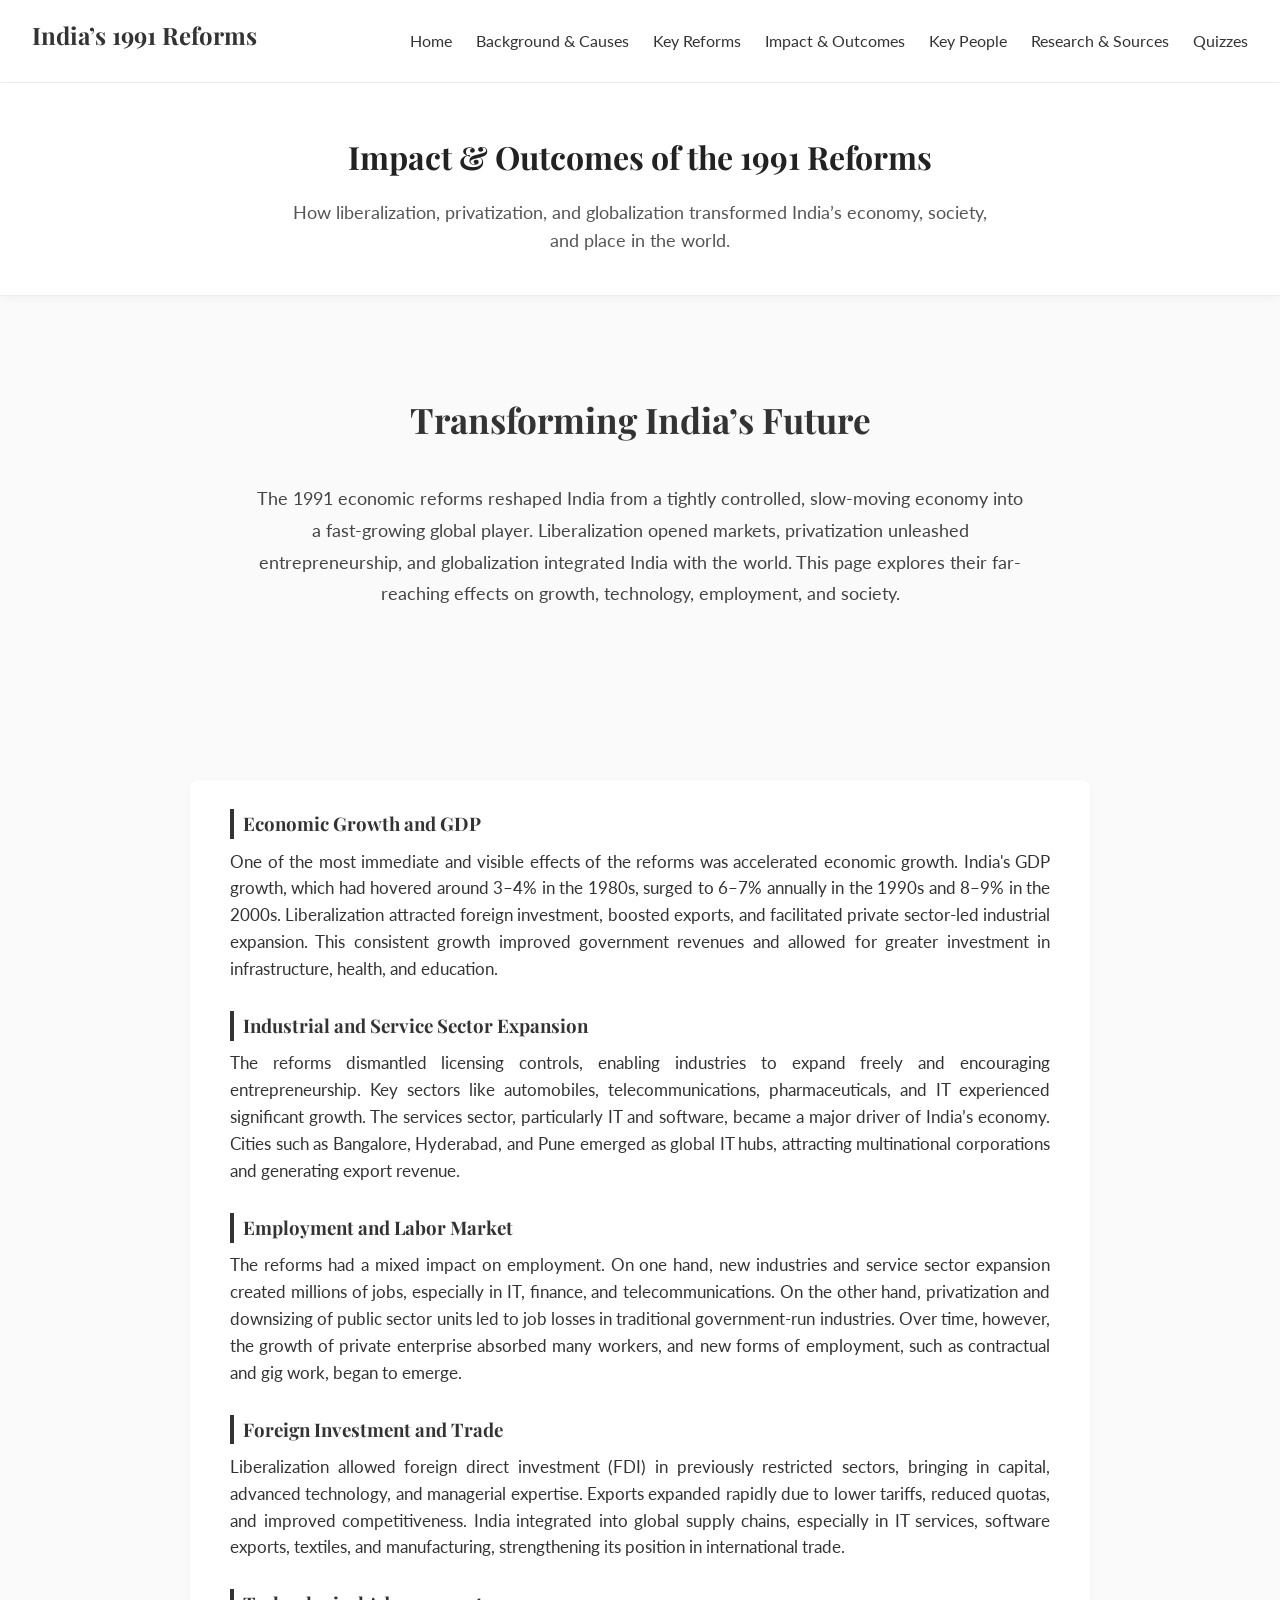
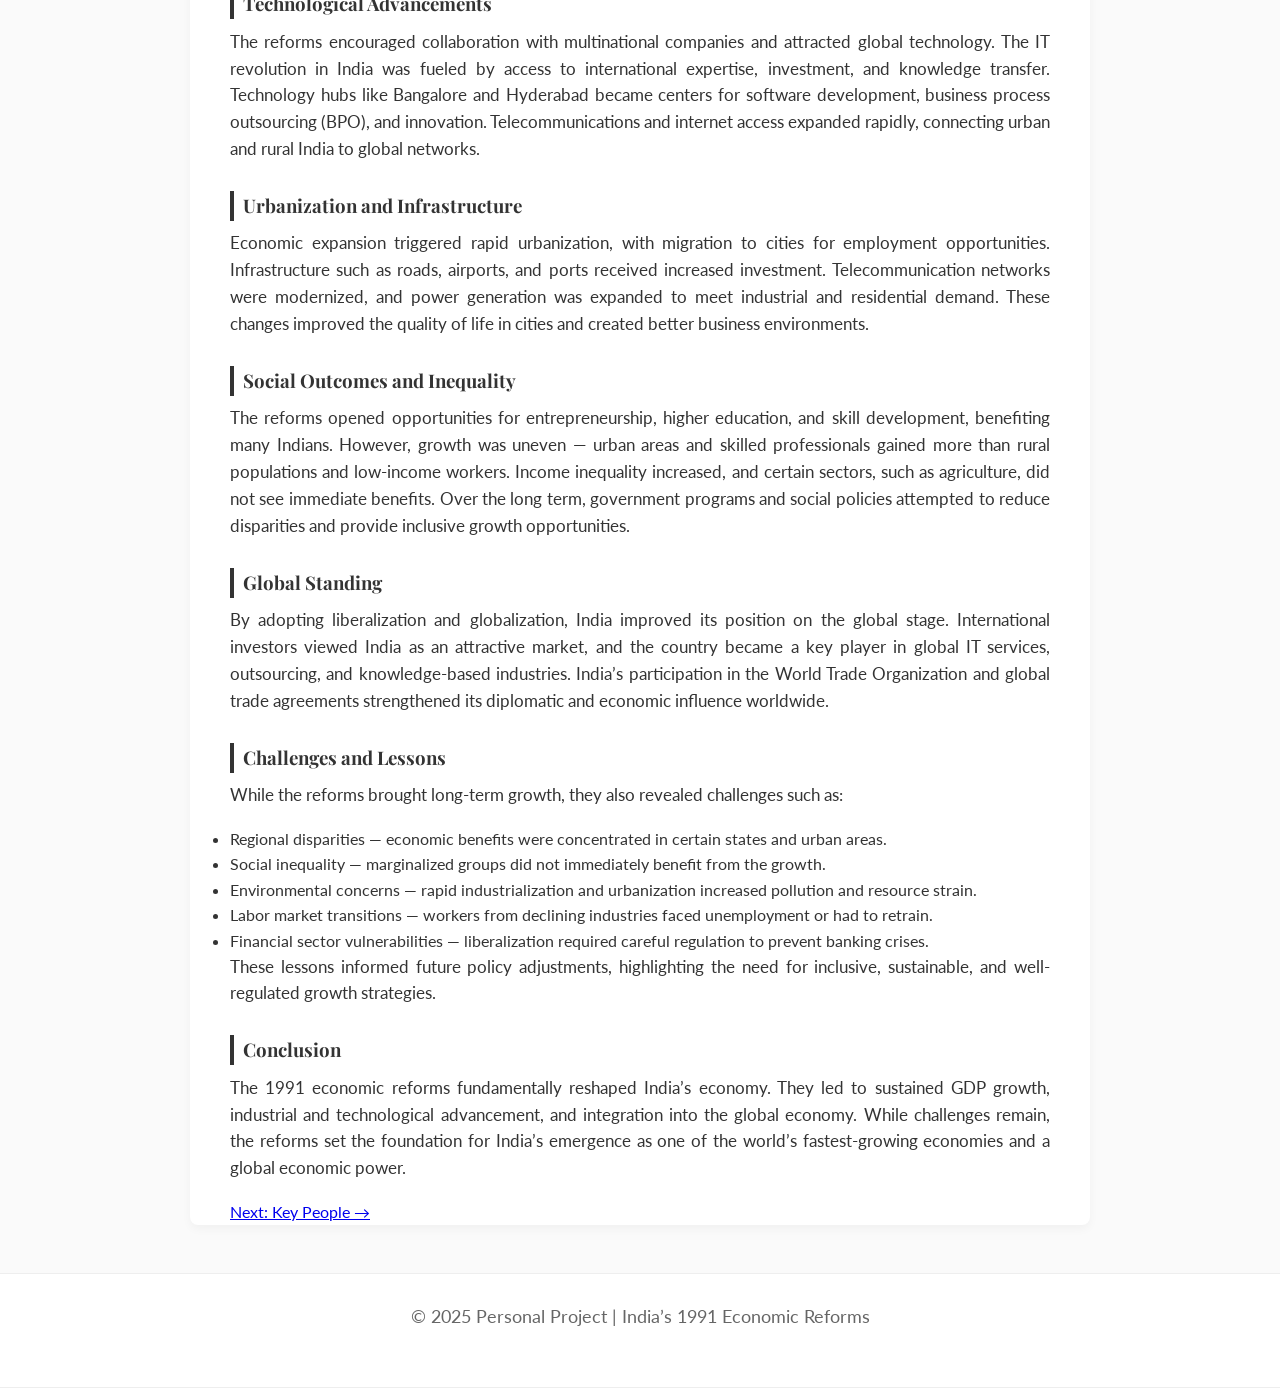
<file: topic3.html>
<!DOCTYPE html>
<html lang="en">
<head>
  <meta charset="UTF-8">
  <meta name="viewport" content="width=device-width, initial-scale=1.0">
  <title>Impact & Outcomes | India’s 1991 Economic Reforms</title>

  <!-- Fonts -->
  <link href="https://fonts.googleapis.com/css2?family=Playfair+Display:wght@400;700&family=Lato:wght@300;400&display=swap" rel="stylesheet">

  <!-- Stylesheet -->
  <link rel="stylesheet" href="style.css">
</head>

<body>
  <!-- Header / Navigation -->
  <header>
    <nav>
      <h1>India’s 1991 Reforms</h1>
      <ul>
        <li><a href="index.html">Home</a></li>
        <li><a href="topic1.html">Background & Causes</a></li>
        <li><a href="topic2.html">Key Reforms</a></li>
        <li><a href="topic3.html" class="active">Impact & Outcomes</a></li>
        <li><a href="topic4.html">Key People</a></li>
        <li><a href="topic5.html">Research & Sources</a></li>
        <li><a href="quizzes.html">Quizzes</a></li>
      </ul>
      <button class="nav-toggle">☰</button>
    </nav>
  </header>

  <!-- Page Header -->
  <section class="page-header impact fade-in">
    <h2>Impact & Outcomes of the 1991 Reforms</h2>
    <p>How liberalization, privatization, and globalization transformed India’s economy, society, and place in the world.</p>
  </section>

  <!-- Hero Section -->
  <section id="hero" class="fade-in">
    <div class="hero-content" style="max-width: 800px; margin: 0 auto; text-align: center; padding: 2em 1em;">
      <h2 style="font-size: 2.2rem; margin-bottom: 1em;">Transforming India’s Future</h2>
      <p style="font-size: 1.1rem; line-height: 1.8; color: #444;">
        The 1991 economic reforms reshaped India from a tightly controlled, slow-moving economy into a fast-growing global player.
        Liberalization opened markets, privatization unleashed entrepreneurship, and globalization integrated India with the world.
        This page explores their far-reaching effects on growth, technology, employment, and society.
      </p>
    </div>
  </section>

  <!-- Main Content Section -->
  <section class="content topic3 fade-in">
    <h3>Economic Growth and GDP</h3>
    <p>
      One of the most immediate and visible effects of the reforms was accelerated economic growth. 
      India's GDP growth, which had hovered around 3–4% in the 1980s, surged to 6–7% annually in the 1990s and 8–9% in the 2000s. 
      Liberalization attracted foreign investment, boosted exports, and facilitated private sector-led industrial expansion. 
      This consistent growth improved government revenues and allowed for greater investment in infrastructure, health, and education.
    </p>

    <h3>Industrial and Service Sector Expansion</h3>
    <p>
      The reforms dismantled licensing controls, enabling industries to expand freely and encouraging entrepreneurship. 
      Key sectors like automobiles, telecommunications, pharmaceuticals, and IT experienced significant growth. 
      The services sector, particularly IT and software, became a major driver of India’s economy. 
      Cities such as Bangalore, Hyderabad, and Pune emerged as global IT hubs, attracting multinational corporations and generating export revenue.
    </p>

    <h3>Employment and Labor Market</h3>
    <p>
      The reforms had a mixed impact on employment. 
      On one hand, new industries and service sector expansion created millions of jobs, especially in IT, finance, and telecommunications. 
      On the other hand, privatization and downsizing of public sector units led to job losses in traditional government-run industries. 
      Over time, however, the growth of private enterprise absorbed many workers, and new forms of employment, such as contractual and gig work, began to emerge.
    </p>

    <h3>Foreign Investment and Trade</h3>
    <p>
      Liberalization allowed foreign direct investment (FDI) in previously restricted sectors, bringing in capital, advanced technology, and managerial expertise. 
      Exports expanded rapidly due to lower tariffs, reduced quotas, and improved competitiveness. 
      India integrated into global supply chains, especially in IT services, software exports, textiles, and manufacturing, strengthening its position in international trade.
    </p>

    <h3>Technological Advancements</h3>
    <p>
      The reforms encouraged collaboration with multinational companies and attracted global technology. 
      The IT revolution in India was fueled by access to international expertise, investment, and knowledge transfer. 
      Technology hubs like Bangalore and Hyderabad became centers for software development, business process outsourcing (BPO), and innovation. 
      Telecommunications and internet access expanded rapidly, connecting urban and rural India to global networks.
    </p>

    <h3>Urbanization and Infrastructure</h3>
    <p>
      Economic expansion triggered rapid urbanization, with migration to cities for employment opportunities. 
      Infrastructure such as roads, airports, and ports received increased investment. 
      Telecommunication networks were modernized, and power generation was expanded to meet industrial and residential demand. 
      These changes improved the quality of life in cities and created better business environments.
    </p>

    <h3>Social Outcomes and Inequality</h3>
    <p>
      The reforms opened opportunities for entrepreneurship, higher education, and skill development, benefiting many Indians. 
      However, growth was uneven — urban areas and skilled professionals gained more than rural populations and low-income workers. 
      Income inequality increased, and certain sectors, such as agriculture, did not see immediate benefits. 
      Over the long term, government programs and social policies attempted to reduce disparities and provide inclusive growth opportunities.
    </p>

    <h3>Global Standing</h3>
    <p>
      By adopting liberalization and globalization, India improved its position on the global stage. 
      International investors viewed India as an attractive market, and the country became a key player in global IT services, outsourcing, and knowledge-based industries. 
      India’s participation in the World Trade Organization and global trade agreements strengthened its diplomatic and economic influence worldwide.
    </p>

    <h3>Challenges and Lessons</h3>
    <p>
      While the reforms brought long-term growth, they also revealed challenges such as:
    </p>
    <ul>
      <li>Regional disparities — economic benefits were concentrated in certain states and urban areas.</li>
      <li>Social inequality — marginalized groups did not immediately benefit from the growth.</li>
      <li>Environmental concerns — rapid industrialization and urbanization increased pollution and resource strain.</li>
      <li>Labor market transitions — workers from declining industries faced unemployment or had to retrain.</li>
      <li>Financial sector vulnerabilities — liberalization required careful regulation to prevent banking crises.</li>
    </ul>
    <p>
      These lessons informed future policy adjustments, highlighting the need for inclusive, sustainable, and well-regulated growth strategies.
    </p>

    <h3>Conclusion</h3>
    <p>
      The 1991 economic reforms fundamentally reshaped India’s economy. 
      They led to sustained GDP growth, industrial and technological advancement, and integration into the global economy. 
      While challenges remain, the reforms set the foundation for India’s emergence as one of the world’s fastest-growing economies and a global economic power.
    </p>

    <!-- Next Section Button -->
    <div class="next-section">
      <a href="topic4.html" class="next-button">Next: Key People →</a>
    </div>
  </section>

  <!-- Footer -->
  <footer>
    <p>© 2025 Personal Project | India’s 1991 Economic Reforms</p>
  </footer>

  <!-- JS for mobile nav toggle and fade-in fix -->
  <script>
    // Mobile navigation toggle
    const navToggle = document.querySelector('.nav-toggle');
    const navMenu = document.querySelector('nav ul');
    navToggle.addEventListener('click', () => navMenu.classList.toggle('show'));

    // Fade-in animation fix
    const faders = document.querySelectorAll(".fade-in");
    const appearOptions = {
      threshold: 0.2,
      rootMargin: "0px 0px -50px 0px"
    };

    const appearOnScroll = new IntersectionObserver((entries, observer) => {
      entries.forEach(entry => {
        if (!entry.isIntersecting) return;
        entry.target.classList.add("visible");
        observer.unobserve(entry.target);
      });
    }, appearOptions);

    faders.forEach(fader => appearOnScroll.observe(fader));
  </script>
</body>
</html>
</file>
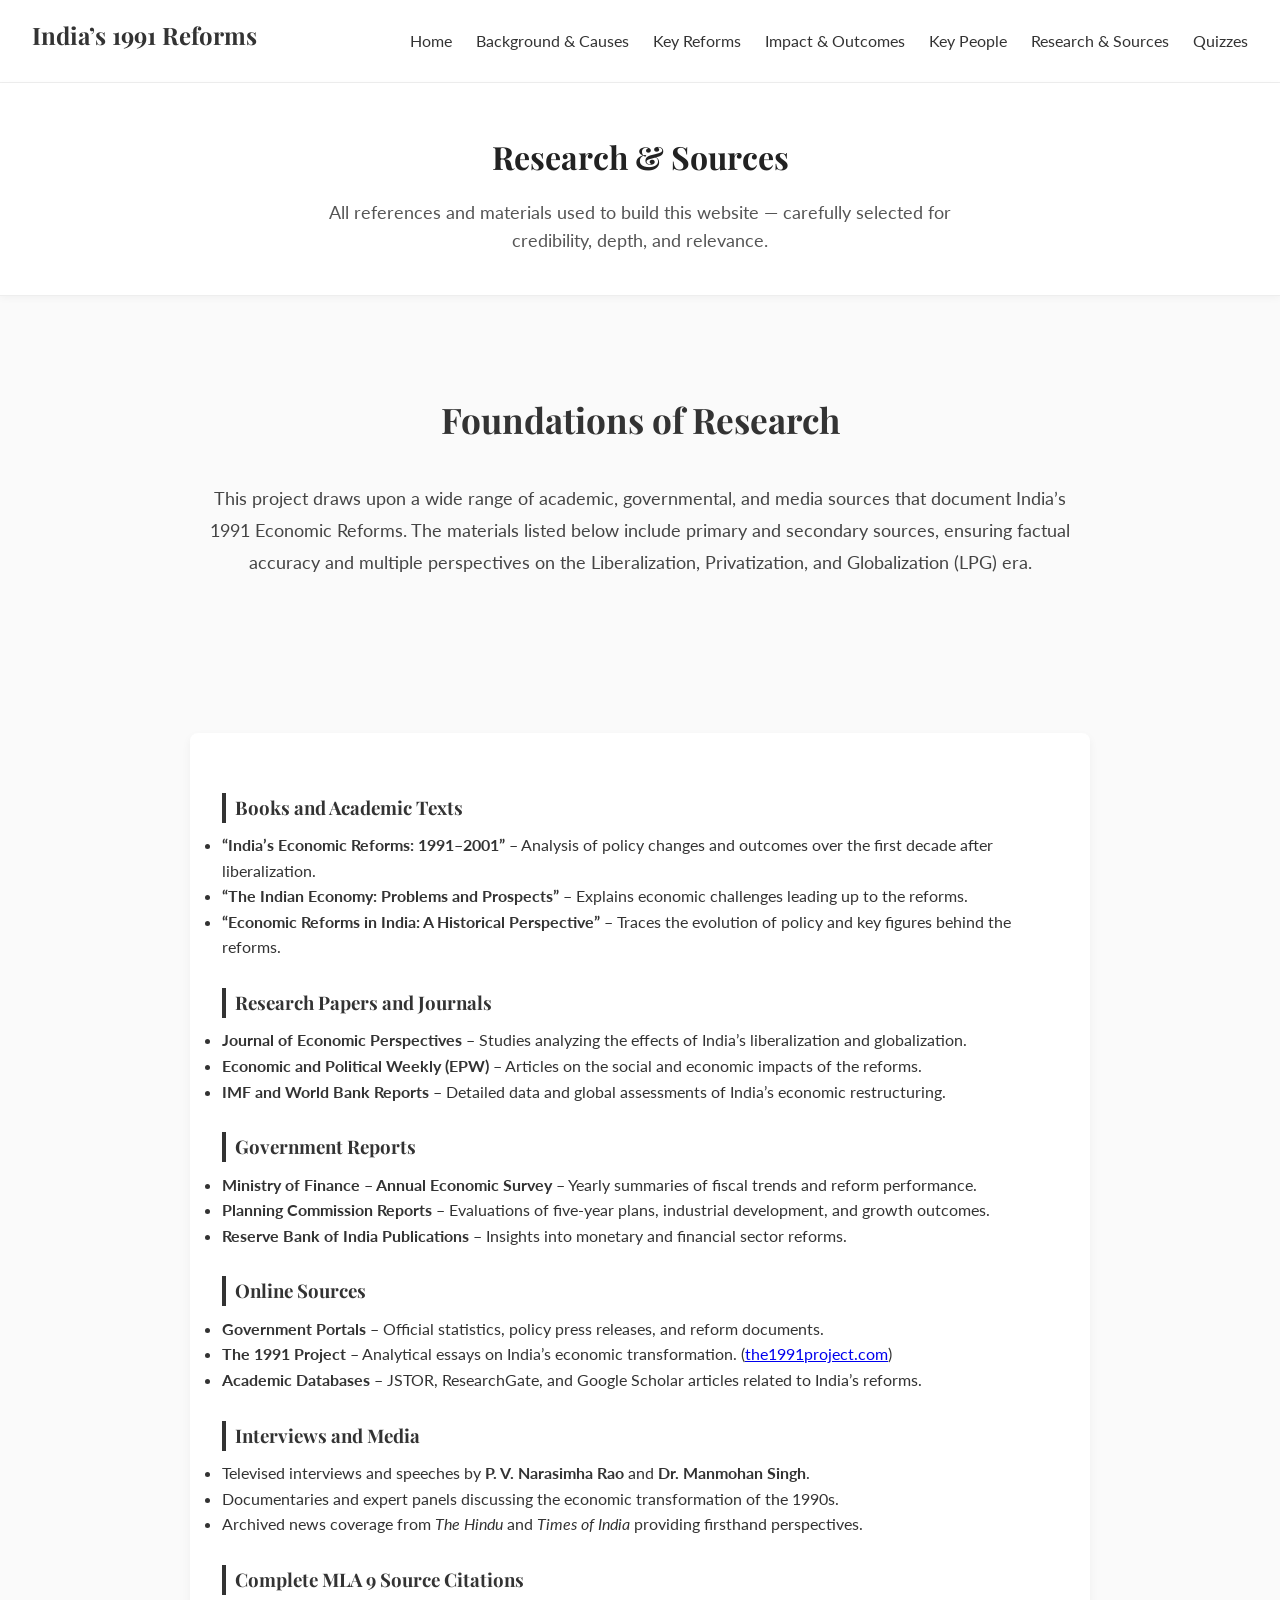
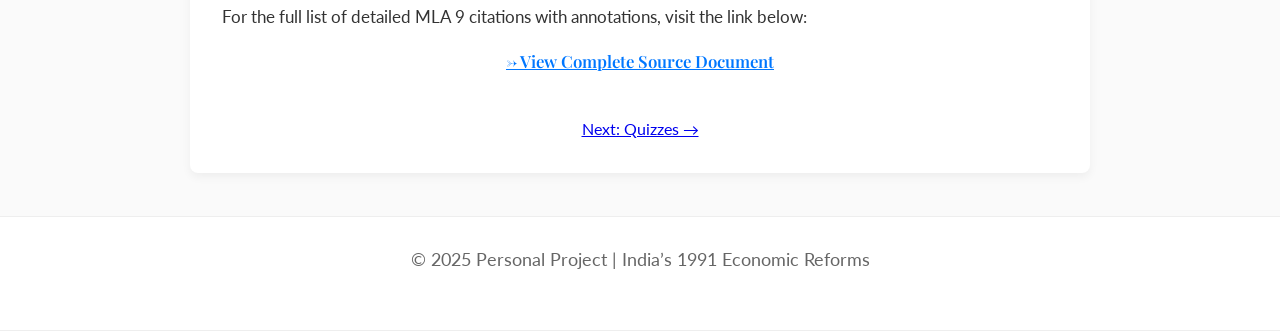
<file: topic5.html>
<!DOCTYPE html>
<html lang="en">
<head>
  <meta charset="UTF-8" />
  <meta name="viewport" content="width=device-width, initial-scale=1.0" />
  <title>Research & Sources | India’s 1991 Economic Reforms</title>

  <!-- Fonts -->
  <link href="https://fonts.googleapis.com/css2?family=Playfair+Display:wght@400;700&family=Lato:wght@300;400&display=swap" rel="stylesheet">

  <!-- Stylesheet -->
  <link rel="stylesheet" href="style.css" />
</head>

<body>
  <!-- Header / Navigation -->
  <header>
    <nav>
      <h1>India’s 1991 Reforms</h1>
      <ul>
        <li><a href="index.html">Home</a></li>
        <li><a href="topic1.html">Background & Causes</a></li>
        <li><a href="topic2.html">Key Reforms</a></li>
        <li><a href="topic3.html">Impact & Outcomes</a></li>
        <li><a href="topic4.html">Key People</a></li>
        <li><a href="topic5.html" class="active">Research & Sources</a></li>
        <li><a href="quizzes.html">Quizzes</a></li>
      </ul>
      <button class="nav-toggle">☰</button>
    </nav>
  </header>

  <!-- Page Header -->
  <section class="page-header resources fade-in">
    <h2>Research & Sources</h2>
    <p>All references and materials used to build this website — carefully selected for credibility, depth, and relevance.</p>
  </section>

  <!-- Hero Section -->
  <section id="hero" class="fade-in">
    <div class="hero-content" style="max-width: 900px; margin: 0 auto; text-align: center; padding: 2em 1em;">
      <h2 style="font-size: 2.2rem; margin-bottom: 1em;">Foundations of Research</h2>
      <p style="font-size: 1.1rem; line-height: 1.8; color: #444;">
        This project draws upon a wide range of academic, governmental, and media sources that document India’s 1991 Economic Reforms.
        The materials listed below include primary and secondary sources, ensuring factual accuracy and multiple perspectives on
        the Liberalization, Privatization, and Globalization (LPG) era.
      </p>
    </div>
  </section>

  <!-- Main Content Section -->
  <section class="content fade-in" style="background: #fff; padding: 2em; border-radius: 8px; box-shadow: 0 4px 10px rgba(0,0,0,0.05); margin: 2em auto; max-width: 900px;">
    
    <h3>Books and Academic Texts</h3>
    <ul>
      <li><strong>“India’s Economic Reforms: 1991–2001”</strong> – Analysis of policy changes and outcomes over the first decade after liberalization.</li>
      <li><strong>“The Indian Economy: Problems and Prospects”</strong> – Explains economic challenges leading up to the reforms.</li>
      <li><strong>“Economic Reforms in India: A Historical Perspective”</strong> – Traces the evolution of policy and key figures behind the reforms.</li>
    </ul>

    <h3>Research Papers and Journals</h3>
    <ul>
      <li><strong>Journal of Economic Perspectives</strong> – Studies analyzing the effects of India’s liberalization and globalization.</li>
      <li><strong>Economic and Political Weekly (EPW)</strong> – Articles on the social and economic impacts of the reforms.</li>
      <li><strong>IMF and World Bank Reports</strong> – Detailed data and global assessments of India’s economic restructuring.</li>
    </ul>

    <h3>Government Reports</h3>
    <ul>
      <li><strong>Ministry of Finance – Annual Economic Survey</strong> – Yearly summaries of fiscal trends and reform performance.</li>
      <li><strong>Planning Commission Reports</strong> – Evaluations of five-year plans, industrial development, and growth outcomes.</li>
      <li><strong>Reserve Bank of India Publications</strong> – Insights into monetary and financial sector reforms.</li>
    </ul>

    <h3>Online Sources</h3>
    <ul>
      <li><strong>Government Portals</strong> – Official statistics, policy press releases, and reform documents.</li>
      <li><strong>The 1991 Project</strong> – Analytical essays on India’s economic transformation. (<a href="https://the1991project.com" target="_blank">the1991project.com</a>)</li>
      <li><strong>Academic Databases</strong> – JSTOR, ResearchGate, and Google Scholar articles related to India’s reforms.</li>
    </ul>

    <h3>Interviews and Media</h3>
    <ul>
      <li>Televised interviews and speeches by <strong>P. V. Narasimha Rao</strong> and <strong>Dr. Manmohan Singh</strong>.</li>
      <li>Documentaries and expert panels discussing the economic transformation of the 1990s.</li>
      <li>Archived news coverage from <em>The Hindu</em> and <em>Times of India</em> providing firsthand perspectives.</li>
    </ul>

    <h3>Complete MLA 9 Source Citations</h3>
    <p>For the full list of detailed MLA 9 citations with annotations, visit the link below:</p>
    <p style="text-align:center; margin-top:0.8em;">
      <a href="https://docs.google.com/document/d/15luOSOkE9c27VhxtuLsYHSWDta5kmu2wX3i17Bw3zr4/edit?usp=sharing" 
      target="_blank" style="color:#0077ff; font-family:'Playfair Display',serif; font-weight:600;">
        → View Complete Source Document
      </a>
    </p>

    <div class="next-section" style="text-align: center; margin-top: 2.5em;">
      <a href="quizzes.html" class="next-button">Next: Quizzes →</a>
    </div>
  </section>

  <!-- Footer -->
  <footer>
    <p>© 2025 Personal Project | India’s 1991 Economic Reforms</p>
  </footer>

  <!-- JS for nav + fade-in -->
  <script>
    // Mobile navigation toggle
    const navToggle = document.querySelector('.nav-toggle');
    const navMenu = document.querySelector('nav ul');
    navToggle.addEventListener('click', () => navMenu.classList.toggle('show'));

    // Fade-in animation fix
    const faders = document.querySelectorAll(".fade-in");
    const appearOptions = {
      threshold: 0.2,
      rootMargin: "0px 0px -50px 0px"
    };

    const appearOnScroll = new IntersectionObserver((entries, observer) => {
      entries.forEach(entry => {
        if (!entry.isIntersecting) return;
        entry.target.classList.add("visible");
        observer.unobserve(entry.target);
      });
    }, appearOptions);

    faders.forEach(fader => appearOnScroll.observe(fader));
  </script>
</body>
</html>
</file>
<file: style.css>
/* ===================================================== */
/* GLOBAL RESET */
/* ===================================================== */

* {
  margin: 0;
  padding: 0;
  box-sizing: border-box;
}

body {
  font-family: 'Lato', sans-serif;
  line-height: 1.6;
  color: #333;
  background: #fafafa;
  scroll-behavior: smooth;
}

h1,
h2,
h3 {
  font-family: 'Playfair Display', serif;
  font-weight: 700;
  margin-bottom: 0.5em;
  text-align: center;
}

p {
  font-size: 1.1rem;
  margin-bottom: 1.5em;
}

/* ===================================================== */
/* HEADER + NAVIGATION */
/* ===================================================== */

header,
footer {
  padding: 1em 2em;
  background: #fff;
  border-bottom: 1px solid #eee;
}

footer {
  text-align: center;
  border-top: 1px solid #eee;
  margin-top: 3em;
  padding: 2em;
  font-size: 0.9rem;
  color: #666;
}

nav {
  display: flex;
  align-items: center;
  justify-content: space-between;
}

nav h1 {
  font-family: 'Playfair Display', serif;
  font-size: 1.5rem;
}

nav ul {
  display: flex;
  gap: 1.5em;
  list-style: none;
}

nav ul li a {
  text-decoration: none;
  color: #333;
  transition: color 0.2s ease;
}

nav ul li a:hover {
  color: #666;
}

/* ===================================================== */
/* HERO */
/* ===================================================== */

#hero {
  padding: 4em 2em;
  text-align: center;
}

#hero h2 {
  font-size: 2rem;
  margin-bottom: 0.5em;
}

#hero button {
  padding: 12px 28px;
  border: 1px solid #333;
  background: transparent;
  color: #333;
  font-size: 1rem;
  cursor: pointer;
  transition: all 0.3s ease;
}

#hero button:hover {
  background: #333;
  color: #fff;
}

/* ===================================================== */
/* CARDS */
/* ===================================================== */

.cards {
  display: flex;
  gap: 2em;
  justify-content: center;
  margin: 2em auto;
  flex-wrap: wrap;
  max-width: 1200px;
  padding: 0 1em;
}

.card {
  border: 1px solid #eee;
  padding: 2em;
  text-align: center;
  width: 350px;
  max-width: 450px;
  background: #fff;
  text-decoration: none;
  color: #333;
  border-radius: 8px;
  transform-style: preserve-3d;
  box-shadow: 0 4px 10px rgba(0, 0, 0, 0.04);
  flex: 1 1 400px;
  transition: transform 0.3s ease;
}

.card:hover {
  transform: translateY(-5px);
}

/* ===================================================== */
/* RESPONSIVE NAV + CARDS */
/* ===================================================== */

@media (max-width: 1024px) {
  nav ul {
    gap: 1em;
  }

  #hero h2 {
    font-size: 1.75rem;
  }
}

@media (max-width: 768px) {

  nav {
    flex-direction: column;
    align-items: flex-start;
  }

  nav h1 {
    margin-bottom: 0.5em;
  }

  nav ul {
    flex-direction: column;
    width: 100%;
    gap: 0.8em;
    display: none;
  }

  nav ul.show {
    display: flex;
  }

  .cards {
    flex-direction: column;
    align-items: center;
  }

  .card {
    width: 90%;
    max-width: 350px;
  }
}

@media (max-width: 480px) {

  nav h1 {
    font-size: 1.2rem;
  }

  #hero h2 {
    font-size: 1.4rem;
  }

  .card {
    padding: 1.5em;
  }
}

/* ===================================================== */
/* FADE-IN SYSTEM */
/* ===================================================== */

section,
.card {
  opacity: 1;
  transform: none;
  transition: opacity 0.6s ease, transform 0.6s ease;
}

section.fade-in,
.card.fade-in {
  opacity: 1;
  transform: translateY(0);
}

.fade-hidden {
  opacity: 0;
  transform: translateY(20px);
}

.nav-toggle {
  display: none;
  background: none;
  border: none;
  font-size: 1.5em;
  cursor: pointer;
}

@media (max-width: 768px) {
  .nav-toggle {
    display: block;
    margin-left: auto;
    color: #333;
  }
}

/* ===================================================== */
/* PAGE HEADER */
/* ===================================================== */

.page-header {
  text-align: center;
  padding: 3em 1em 2.5em;
  background: #fff;
  border-bottom: 1px solid #eee;
  box-shadow: 0 2px 8px rgba(0, 0, 0, 0.04);
}

.page-header h2 {
  font-size: 2rem;
  margin-bottom: 0.5em;
  color: #222;
}

.page-header p {
  font-size: 1.1rem;
  color: #555;
  max-width: 700px;
  margin: 0 auto;
  line-height: 1.6;
}

/* ===================================================== */
/* CONTENT BLOCK */
/* ===================================================== */

.content {
  max-width: 900px;
  margin: 3em auto;
  padding: 0.05em 2.5em;
  background: #fff;
  border-radius: 8px;
  box-shadow: 0 4px 10px rgba(0, 0, 0, 0.04);
}

.content h3 {
  text-align: left;
  margin-top: 1.5em;
  border-left: 4px solid #333;
  padding-left: 0.5em;
}

.content p {
  text-align: justify;
  margin-bottom: 1em;
  font-size: 1.05rem;
}
/* ===================================================== */
/* TIMELINE SECTION */
/* ===================================================== */

.timeline-section {
  max-width: 1000px;
  margin: 3em auto;
  padding: 2em 1em;
  text-align: center;
  background-color: #fafafa;
}

.timeline-section h2 {
  font-size: 2rem;
  margin-bottom: 2em;
  color: #222;
}

.timeline-container {
  position: relative;
  max-width: 900px;
  margin: 0 auto;
  padding: 2em 0;
}

/* ===================================================== */
/* DESKTOP TIMELINE (HORIZONTAL) */
/* ===================================================== */

@media (min-width: 1025px) {

  .timeline {
    position: relative;
    display: flex;
    justify-content: space-between;
    align-items: center;
    gap: 4em;
    width: 90%;
    margin: 0 auto;
    padding: 2em 0;
  }

  .timeline::before {
    content: '';
    position: absolute;
    top: 50%;
    left: 0;
    width: 100%;
    height: 3px;
    background: #000;
    transform: translateY(-50%);
    z-index: 1;
  }

  .timeline-event {
    position: relative;
    width: 22px;
    height: 22px;
    background: #333;
    border-radius: 50%;
    cursor: pointer;
    z-index: 2;
    transition: transform 0.2s ease;
  }

  .timeline-event::after {
    content: attr(data-year);
    position: absolute;
    top: 35px;
    left: 50%;
    transform: translateX(-50%);
    font-size: 0.9rem;
    font-weight: 600;
    color: #333;
    white-space: nowrap;
  }

  .timeline-event:hover {
    transform: scale(1.6);
  }
}

/* ===================================================== */
/* PROFESSIONAL MOBILE SNAKE TIMELINE */
/* ===================================================== */

@media (max-width: 1024px) {

  .timeline {
    position: relative;
    display: flex;
    flex-direction: column;
    gap: 4em;
    padding: 3em 0;
  }

  /* Center vertical spine */
  .timeline::before {
    content: '';
    position: absolute;
    left: 50%;
    top: 0;
    transform: translateX(-50%);
    width: 2px;
    height: 100%;
    background: #000;
  }

  .timeline-event {
    width: 20px;
    height: 20px;
    background: #fff;
    border: 2px solid #000;
    border-radius: 50%;
    position: relative;
  }

  /* Alternate sides */
  .timeline-event:nth-child(odd) {
    align-self: flex-start;
    margin-left: calc(50% - 10px);
    transform: translateX(-150%);
  }

  .timeline-event:nth-child(even) {
    align-self: flex-end;
    margin-right: calc(50% - 10px);
    transform: translateX(150%);
  }

  /* Year text */
  .timeline-event::after {
    content: attr(data-year);
    position: absolute;
    top: 50%;
    transform: translateY(-50%);
    font-weight: 600;
    font-size: 0.95rem;
    white-space: nowrap;
  }

  .timeline-event:nth-child(odd)::after {
    right: 30px;
    text-align: right;
  }

  .timeline-event:nth-child(even)::after {
    left: 30px;
  }

  #timeline-detail {
    margin-top: 3em;
    font-size: 0.95rem;
    max-width: 90%;
  }
}

/* ===================================================== */
/* QUIZ FORM STYLING */
/* ===================================================== */

#quiz-form {
  font-family: 'Lato', sans-serif;
  width: 100%;
  max-width: 800px;
  margin: 0 auto;
}

#quiz-form ol {
  list-style: none;
  padding: 0;
  margin: 0;
  counter-reset: question;
}

#quiz-form li {
  margin-bottom: 2em;
  padding: 1.5em;
  background: #fff;
  border-radius: 10px;
  box-shadow: 0 2px 6px rgba(0, 0, 0, 0.05);
}

/* ================================ */
/* QUESTION ALIGNMENT */
/* ================================ */

.question-wrapper {
  display: flex;
  align-items: flex-start;
  gap: 0.6em;
  margin-bottom: 0.8em;
}

.question-number {
  flex-shrink: 0;
  font-weight: bold;
  font-family: 'Playfair Display', serif;
  font-size: 1.1rem;
  color: #333;
  line-height: 1.4;
}

.question-text {
  font-family: 'Lato', sans-serif;
  font-size: 1.1rem;
  color: #222;
  line-height: 1.5;
  margin: 0;
}

/* ================================ */
/* ANSWER OPTIONS */
/* ================================ */

.answer-options {
  display: flex;
  flex-direction: column;
  gap: 0.5em;
  margin-left: 1.8em;
}

.answer-options label {
  display: flex;
  align-items: center;
  gap: 0.6em;
  font-size: 1rem;
  color: #333;
  cursor: pointer;
  line-height: 1.4;
}

.answer-options input[type="radio"] {
  accent-color: #333;
  transform: scale(1.1);
  cursor: pointer;
  margin: 0;
}

/* ================================ */
/* QUIZ BUTTON */
/* ================================ */

#quiz-form button {
  display: block;
  margin: 2em auto 0;
  padding: 12px 28px;
  border: 1px solid #333;
  background: transparent;
  color: #333;
  font-size: 1rem;
  cursor: pointer;
  border-radius: 6px;
  transition: all 0.3s ease;
}

#quiz-form button:hover {
  background: #333;
  color: #fff;
}

/* ================================ */
/* FEEDBACK SECTION */
/* ================================ */

.feedback-section {
  margin-top: 3em;
  padding-top: 2em;
  border-top: 1px solid #ddd;
  font-family: 'Lato', sans-serif;
}

.feedback-section h3 {
  margin-bottom: 0.5em;
  text-align: center;
}

.feedback-section textarea {
  width: 100%;
  padding: 0.8em;
  border-radius: 5px;
  border: 1px solid #ccc;
  font-family: 'Lato', sans-serif;
  margin-bottom: 0.5em;
  resize: vertical;
}

.feedback-section button {
  padding: 0.6em 1.5em;
  font-size: 1rem;
  cursor: pointer;
  border: 1px solid #333;
  background: transparent;
  color: #333;
  border-radius: 6px;
  transition: all 0.3s ease;
  display: block;
  margin: 0 auto;
}

.feedback-section button:hover {
  background: #333;
  color: #fff;
}

/* ================================ */
/* CUSTOM QUIZ BUTTONS */
/* ================================ */

.quiz-btn {
  display: block;
  margin: 5px 0;
  padding: 10px 15px;
  border: 2px solid #333;
  border-radius: 6px;
  background: #fff;
  cursor: pointer;
  font-size: 1rem;
  text-align: left;
  transition: all 0.2s ease;
}

.quiz-btn:hover {
  background: #f0f0f0;
}

.quiz-btn.selected {
  background: #000 !important;
  color: #fff !important;
  border-color: #000 !important;
}

.quiz-btn.selected:hover {
  background: #000 !important;
  color: #fff !important;
}

/* ================================ */
/* QUIZ RESULT COLORS */
/* ================================ */

.quiz-result {
  font-family: 'Lato', sans-serif;
  font-size: 1.2rem;
  text-align: center;
  font-weight: 600;
  margin-top: 2em;
  transition: color 0.4s ease;
}

.quiz-result.excellent { color: #2ecc71; }
.quiz-result.good { color: #f1c40f; }
.quiz-result.average { color: #e67e22; }
.quiz-result.poor { color: #e74c3c; }

/* ===================================================== */
/* GALLERY SECTION */
/* ===================================================== */

.gallery {
  text-align: center;
  padding: 2em 1em;
}

.gallery-grid {
  display: grid;
  grid-template-columns: repeat(auto-fit, minmax(180px, 1fr));
  gap: 1.5em;
  justify-items: center;
}

.gallery-grid .person {
  cursor: pointer;
  transition: transform 0.3s ease;
}

.gallery-grid .person:hover {
  transform: scale(1.05);
}

.gallery-grid img {
  width: 160px;
  height: 160px;
  object-fit: cover;
  border-radius: 50%;
  box-shadow: 0 3px 8px rgba(0, 0, 0, 0.15);
}

.gallery-grid p {
  margin-top: 0.6em;
  font-weight: 600;
  color: #333;
  font-family: 'Playfair Display', serif;
}

/* ===================================================== */
/* MODAL STYLING */
/* ===================================================== */

.modal {
  display: none;
  position: fixed;
  z-index: 2000;
  inset: 0;
  background: rgba(0, 0, 0, 0.85);
  justify-content: center;
  align-items: center;
  flex-direction: column;
  animation: fadeIn 0.3s ease;
}

.modal-content {
  text-align: center;
  color: #fff;
  max-width: 90%;
}

.modal-content h2 {
  margin-bottom: 1em;
  font-family: 'Playfair Display', serif;
  font-size: 1.8rem;
}

.modal-content img {
  max-width: 90%;
  max-height: 80vh;
  border-radius: 10px;
  box-shadow: 0 4px 20px rgba(0, 0, 0, 0.4);
}

.close {
  position: absolute;
  top: 20px;
  right: 30px;
  font-size: 2.5rem;
  color: #fff;
  cursor: pointer;
  font-weight: bold;
}

.close:hover {
  color: #ff5252;
}

@keyframes fadeIn {
  from { opacity: 0; }
  to { opacity: 1; }
}
</file>
